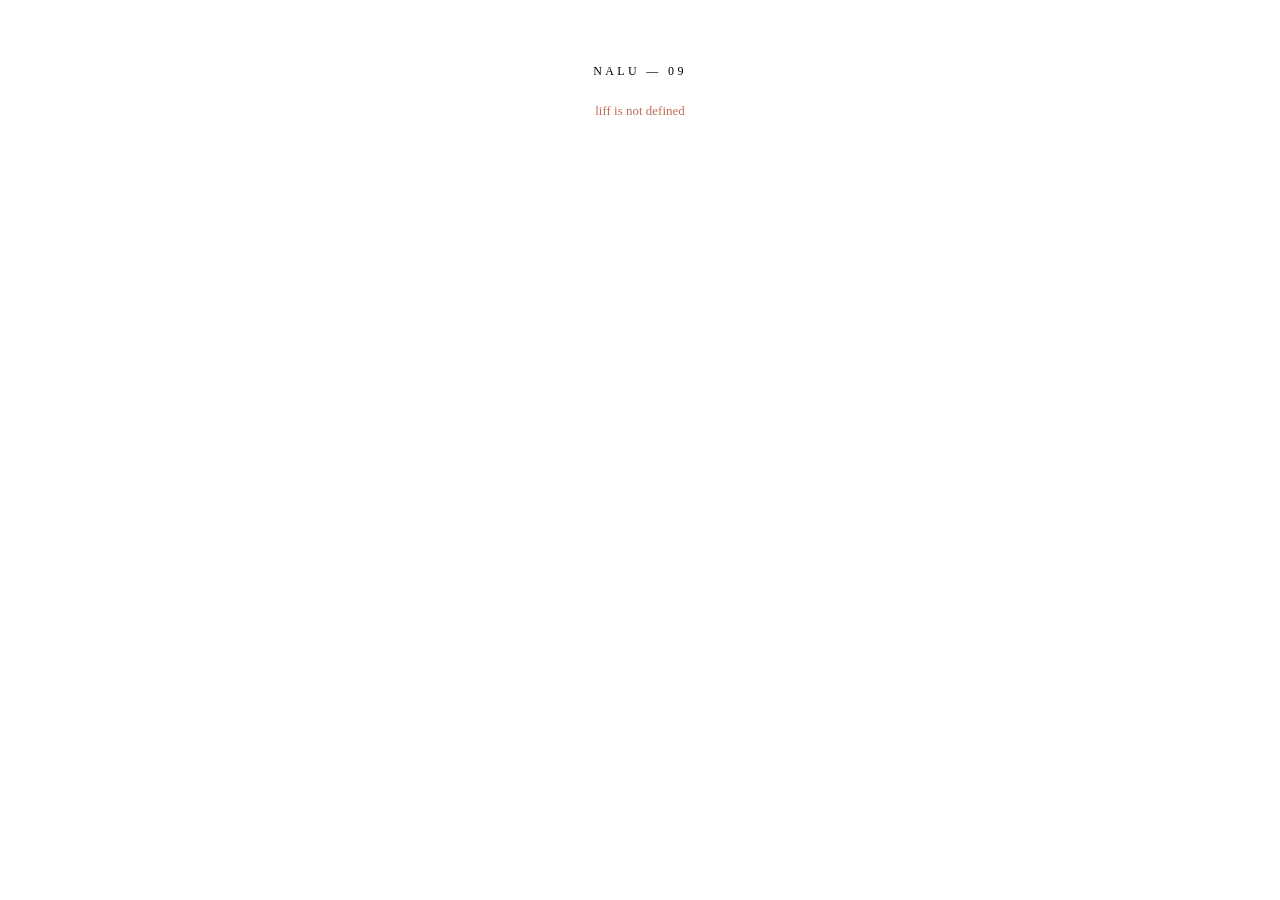
<file: menu/index.html>
<!DOCTYPE html>
<html lang="ja">
<head>
  <meta charset="UTF-8">
  <link rel="stylesheet" href="./style.css">
  <script src="https://static.line-scdn.net/liff/edge/2/sdk.js"></script>
  <script src="./api.js"></script>
</head>

<body>
  <main>
    <div class="eyebrow">NALU — 09</div>

    <div id="status">
      LINE会員情報を確認しています…
    </div>

    
<div id="content" hidden>
  <div id="brand-switcher" class="selector">
    <label for="brand">
      BRAND
      <select id="brand"></select>
    </label>
  </div>


      <h1 id="brandTitle"></h1>
      <div class="subtitle">M E N U</div>
      <div class="rule"></div>

      <div id="dishes"></div>

      <footer>Nalu-09</footer>
    </div>
  </main>

  <script>
    const LIFF_ID = "2007730715-OucYSGdh";
    
const AUTH_RETRY_KEY = "nalu_menu_auth_retry";


    let response = null;

    function showStatus(message, error = false) {
      const el = document.getElementById('status');

      el.textContent = message;
      el.className = error ? 'error' : '';
      el.hidden = !message;
    }

    function render(name) {
      const brand = response.brands.find(
        item => item.name === name
      );

      if (!brand) return;

      // ブランド別配色
      const root = document.documentElement.style;

      root.setProperty('--bg', brand.background);
      root.setProperty('--ink', brand.foreground);
      root.setProperty('--gold', brand.accent);
      root.setProperty('--secondary', brand.secondary);

      // ブランド別の日本語フォント
      root.setProperty(
        '--jp',
        `'${brand.japaneseFont}', serif`
      );

      document.getElementById(
        'brandTitle'
      ).textContent = name;

      const list = document.getElementById('dishes');
      list.replaceChildren();

      const items = response.dishes.filter(
        item => item.brand === name
      );

      if (!items.length) {
        const msg = document.createElement('p');

        msg.textContent =
          'メニューは準備中です';

        list.append(msg);
        return;
      }

      for (const item of items) {
        const box = document.createElement('section');
        box.className = 'dish';

        // カテゴリー
        if (item.category) {
          const category = document.createElement('div');

          category.className = 'category';
          category.textContent = item.category;

          box.append(category);
        }

        // Nalu-09独自名称
        // 「料理名を記載」はサーバー側で空文字に変換済み
        if (item.naluName) {
          const nalu = document.createElement('div');

          nalu.className = 'nalu-name';
          nalu.textContent = item.naluName;

          box.append(nalu);
        }

        // 料理名（改行対応）
        const dish = document.createElement('div');

        dish.className = 'dish-name';
        dish.textContent = item.name;

        box.append(dish);
        list.append(box);
      }
    }

    (async () => {
      try {
        if (!LIFF_ID) {
          throw new Error(
            'LIFF_ID が未設定です'
          );
        }

        await liff.init({
          liffId: LIFF_ID
        });

        if (!liff.isLoggedIn()) {
          liff.login({
            redirectUri: location.href
          });
          return;
        }

        const token = liff.getIDToken();

        if (!token) {
          throw new Error(
            'LINEのIDトークンを取得できません'
          );
        }

        
        try {
          
const requestedBrand = new URLSearchParams(
  window.location.search
).get("brand");

          
const brandSwitcher =
  document.getElementById("brand-switcher");

if (brandSwitcher) {
  brandSwitcher.hidden =
    requestedBrand === "Nalu Table";
}



let data;

try {
  data =
    requestedBrand === "Nalu Table"
      ? await NaluMenuAPI.getNaluTableMenu(token)
      : await NaluMenuAPI.getMemberMenu(token);

  sessionStorage.removeItem(AUTH_RETRY_KEY);

} catch (error) {
  const message = String(error.message || "");

  const isAuthError =
    message.includes("LINE認証を確認できません") ||
    message.includes("LINE認証の有効期限");

  if (
    isAuthError &&
    !liff.isInClient() &&
    sessionStorage.getItem(AUTH_RETRY_KEY) !== "1"
  ) {
    sessionStorage.setItem(AUTH_RETRY_KEY, "1");

    liff.logout();
    liff.login({
      redirectUri: location.href
    });
    return;
  }

  throw error;
}



          response = data;

          if (!data.brands || !data.brands.length) {
            showStatus('閲覧可能なメニューはありません');
            return;
          }

          const select = document.getElementById('brand');
          select.replaceChildren();

          for (const brand of data.brands) {
            const option = document.createElement('option');

            option.value = brand.name;
            option.textContent = brand.name;

            select.append(option);
          }

          select.addEventListener(
            'change',
            () => render(select.value)
          );

          select.value = data.brands[0].name;
          render(select.value);

          document.getElementById('content').hidden = false;
          showStatus('');

        } catch (error) {
          showStatus(
            error.message || 'メニューを読み込めませんでした',
            true
          );
        }

      } catch (error) {
        showStatus(
          error.message || 'ログインに失敗しました',
          true
        );
      }
    })();
  </script>
</body>
</html>
</file>
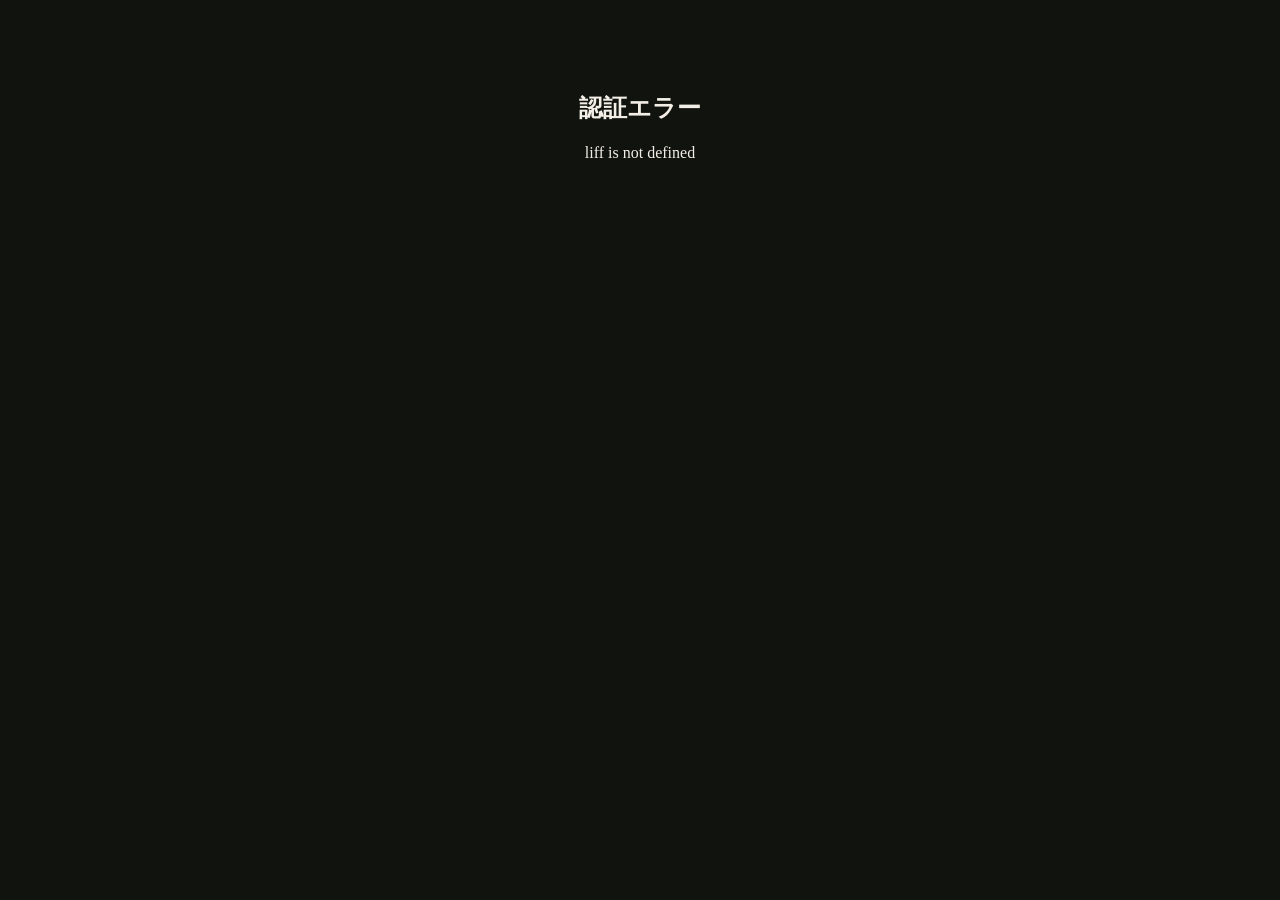
<file: admin.html>
<!doctype html>
<html lang="ja">
<head>
  <script src="https://static.line-scdn.net/liff/edge/2/sdk.js"></script>
  <meta charset="utf-8">
  <meta name="viewport" content="width=device-width, initial-scale=1">
  <title>Lumière Dining Admin</title>

  <link
  rel="apple-touch-icon"
  href="./lumiere-dining-icon.png"
>

<link
  rel="icon"
  type="image/png"
  href="./lumiere-dining-icon.png"
>

<link
  rel="manifest"
  href="./manifest.json"
>

<meta
  name="theme-color"
  content="#000000"
>

<meta
  name="apple-mobile-web-app-capable"
  content="yes"
>

<meta
  name="apple-mobile-web-app-status-bar-style"
  content="black"
>

<meta
  name="apple-mobile-web-app-title"
  content="Lumière Dining"
>

  <style>
    body{
  margin:0;
  background:#11130f;
  color:#f3efe6;
  font-family:"Times New Roman", serif;
  text-align:center;
  padding:32px 16px 40px;
}

    .wrap{
      width:min(92vw, 420px);
      margin:0 auto;
    }

    .box{
      background:#171914;
      border:1px solid rgba(255,255,255,.08);
      border-radius:22px;
      padding:30px 22px;
      box-shadow:0 10px 30px rgba(0,0,0,.35);
    }

    .title{
      font-size:30px;
      letter-spacing:.12em;
      margin:0 0 10px;
    }

    .subtitle{
      font-size:14px;
      opacity:.72;
      margin:0 0 28px;
    }

    .menu{
      display:grid;
      gap:14px;
      margin-top:24px;
    }

    .menu button{
      width:100%;
      background:#fff;
      color:#000;
      border:none;
      border-radius:999px;
      padding:14px 18px;
      font-size:15px;
      font-family:"Times New Roman", serif;
      cursor:pointer;
    }

    .panel{
      display:none;
      text-align:left;
      margin-top:26px;
      padding-top:22px;
      border-top:1px solid rgba(255,255,255,.12);
      font-size:14px;
      line-height:1.9;
    }

    .panel.active{
      display:block;
    }

    .panel h2{
      font-size:18px;
      font-weight:normal;
      margin:0 0 14px;
      letter-spacing:.08em;
      text-align:center;
    }

    .summary-list,
    .service-list{
      display:grid;
      gap:14px;
      margin-top:18px;
    }

    .summary-date{
      font-size:15px;
      letter-spacing:.08em;
      text-align:center;
      margin:22px 0 8px;
      opacity:.9;
    }

    .summary-card,
    .reservation-card,
    .service-card{
      border:1px solid rgba(255,255,255,.14);
      border-radius:18px;
      padding:16px 14px;
      background:rgba(255,255,255,.03);
      font-size:13px;
      line-height:1.8;
      box-sizing:border-box;
      overflow:hidden;
    }

    .summary-card{
      cursor:pointer;
    }

    .service-name,
    .reservation-card .name{
      font-size:16px;
      margin-bottom:8px;
      letter-spacing:.04em;
    }

    .small{
      opacity:.72;
      font-size:12px;
    }

    .back-button{
      width:100%;
      background:transparent;
      color:#fff;
      border:1px solid rgba(255,255,255,.18);
      border-radius:999px;
      padding:12px 16px;
      font-size:14px;
      font-family:"Times New Roman", serif;
      margin-bottom:18px;
      cursor:pointer;
    }

    .detail-header{
      text-align:center;
      margin-bottom:16px;
    }

    .admin-input{
      display:block;
      width:100%;
      max-width:100%;
      min-width:0;
      box-sizing:border-box;
      margin:6px 0 12px;
      padding:11px 12px;
      border-radius:12px;
      border:1px solid rgba(255,255,255,.18);
      background:#10120e;
color:#f3efe6;
      font-size:16px;
      font-family:"Times New Roman", serif;
    }

    .service-card label{
      display:block;
      margin-top:10px;
      opacity:.85;
      font-size:13px;
    }

    .save-button{
      width:100%;
      margin-top:14px;
      padding:12px 16px;
      border:none;
      border-radius:999px;
      background:#fff;
      color:#000;
      font-size:14px;
      font-family:"Times New Roman", serif;
      cursor:pointer;
    }

    input[type="datetime-local"]{
      -webkit-appearance:none;
      appearance:none;
    }

    .status-actions{
  display:grid;
  grid-template-columns:1fr 1fr;
  gap:10px;
  margin-top:14px;
}

.status-button{
  width:100%;
  border:none;
  border-radius:999px;
  padding:11px 10px;
  font-size:13px;
  font-family:"Times New Roman", serif;
  cursor:pointer;
}

.status-attended{
  background:#fff;
  color:#000;
}

.status-cancelled{
  background:transparent;
  color:#fff;
  border:1px solid rgba(255,255,255,.28);
}

.status-button:disabled{
  opacity:.45;
  cursor:default;
}

.status-result{
  margin-top:10px;
  font-size:12px;
  opacity:.75;
}

@media (max-width:767px){
  .status-actions{
    grid-template-columns:1fr;
  }
}

    .receipt-modal{
  display:none;
  position:fixed;
  inset:0;
  z-index:1000;
  background:rgba(0,0,0,.82);
  padding:20px;
  box-sizing:border-box;
  overflow-y:auto;
}

.receipt-modal.active{
  display:block;
}

.receipt-modal-box{
  width:min(92vw, 420px);
  margin:30px auto;
  padding:24px 20px;
  box-sizing:border-box;
  background:#0f0f0f;
  border:1px solid rgba(255,255,255,.16);
  border-radius:22px;
  text-align:left;
}

.receipt-modal-title{
  margin:0 0 20px;
  font-size:20px;
  font-weight:normal;
  text-align:center;
  letter-spacing:.08em;
}

.receipt-field{
  margin-top:14px;
}

.receipt-field label{
  display:block;
  margin-bottom:6px;
  font-size:13px;
  opacity:.8;
}

.receipt-value{
  min-height:22px;
  padding:11px 12px;
  box-sizing:border-box;
  border:1px solid rgba(255,255,255,.14);
  border-radius:12px;
  background:#050505;
  font-size:14px;
}

.receipt-amount{
  font-size:21px;
  letter-spacing:.04em;
}

.receipt-actions{
  display:grid;
  grid-template-columns:1fr 1fr;
  gap:10px;
  margin-top:24px;
}

.receipt-cancel-button,
.receipt-issue-button{
  width:100%;
  padding:12px 10px;
  border-radius:999px;
  font-family:"Times New Roman", serif;
  font-size:14px;
  cursor:pointer;
}

.receipt-cancel-button{
  color:#fff;
  background:transparent;
  border:1px solid rgba(255,255,255,.25);
}

.receipt-issue-button{
  color:#000;
  background:#fff;
  border:none;
}

.receipt-issue-button:disabled{
  opacity:.45;
  cursor:default;
}

.receipt-status{
  margin-top:14px;
  font-size:13px;
  line-height:1.7;
  text-align:center;
  white-space:pre-wrap;
}

.receipt-pdf-link{
  display:block;
  margin-top:12px;
  color:#fff;
  text-align:center;
}

    
/* ==========================================
   Nalu-09 メニュー管理
========================================== */

#menuManagement {
  margin-top: 18px;
}

    
  </style>
</head>

<body>
  <div class="wrap">
    <div class="box">
      <h1 class="title">Lumière Dining</h1>
      <p class="subtitle">管理者メニュー</p>

        
<div class="menu" id="adminMainMenu" style="visibility:hidden;">

  <button
    id="menuCheckin"
    onclick="openCheckinLiff()"
  >
    チェックイン
  </button>

  <button
    id="menuReservations"
    onclick="loadReservations()"
  >
    予約管理
  </button>

  <button
    id="menuReservationSettings"
    onclick="showReservationSettings()"
  >
    受付設定
  </button>

  
  <button
    id="menuStatusManagement"
    onclick="loadStatusManagement()"
  >
    ステータスアップ
  </button>

  <!-- Nalu-09 メニュー管理 -->
  <button
    id="menuManagement"
    type="button"
    onclick="openMenuManagement()"
    style="display:none;"
  >
    メニュー管理
  </button>
</div>


      <div id="reservation" class="panel">
        <h2>Reservation</h2>
        <div id="reservationList">読み込み前です。</div>
      </div>

      <div id="service" class="panel">
  <h2>Reservation Setting</h2>

  <div
    id="reservationSettingMenu"
    class="menu"
  >
   <button
  id="newReservationButton"
  onclick="showAdminNewEvent()"
>
  新規受付登録
</button>

<button
  id="editReservationButton"
  onclick="showAdminEventEdit()"
>
  既存受付修正
</button>
  </div>

  <div
    id="newReservationArea"
    style="display:none;"
  ></div>

  <div
    id="editReservationArea"
    style="display:none;"
  ></div>
</div>


<div id="rank" class="panel">
  <h2>Member Status</h2>

  <div
    id="statusManagementList"
  >
    読み込み前です。
  </div>
</div>
      </div>
    </div>
  </div>

<div id="receiptModal" class="receipt-modal">
  <div class="receipt-modal-box">
    <h2 class="receipt-modal-title">
      Receipt
    </h2>

    <input
      id="receiptReservationId"
      type="hidden"
    >

    <div class="receipt-field">
      <label for="receiptRecipientSelect">
        宛名
      </label>

      <select
        id="receiptRecipientSelect"
        class="admin-input"
        onchange="handleReceiptRecipientChange()"
      ></select>

      <input
        id="receiptRecipientName"
        class="admin-input"
        type="text"
        placeholder="会社名・団体名などを入力"
        style="display:none;"
      >
    </div>

    <div class="receipt-field">
      <label for="receiptPeople">
        領収書に含める人数
      </label>

      <select
        id="receiptPeople"
        class="admin-input"
        onchange="updateReceiptAmount()"
      ></select>
    </div>

    <div class="receipt-field">
      <label>1名分の金額</label>

      <div
        id="receiptUnitPrice"
        class="receipt-value"
      >
        0円
      </div>
    </div>

    <div class="receipt-field">
      <label>合計金額</label>

      <div
        id="receiptTotalAmount"
        class="receipt-value receipt-amount"
      >
        0円
      </div>
    </div>

    <div class="receipt-field">
      <label>支払い方法</label>

      <div
        id="receiptPaymentMethod"
        class="receipt-value"
      ></div>
    </div>

    <div class="receipt-field">
      <label for="receiptDescription">
        但し書き
      </label>

      <input
        id="receiptDescription"
        class="admin-input"
        type="text"
        placeholder="例：お食事代として"
      >
    </div>

    <div class="receipt-actions">
      <button
        type="button"
        class="receipt-cancel-button"
        onclick="closeReceiptForm()"
      >
        閉じる
      </button>

      <button
        id="receiptIssueButton"
        type="button"
        class="receipt-issue-button"
        onclick="issueReceiptFromAdmin()"
      >
        PDFを発行する
      </button>
    </div>

    <div
      id="receiptStatus"
      class="receipt-status"
    ></div>
  </div>
</div>

  <script>
    const API_URL =
  "https://script.google.com/macros/s/AKfycbzuXAKRg9B5AuPOi2ppj9VuaN8qM01vzLlLnIBFjWiNnjKh7rxzmB_BEG2-U0qAMmM8/exec";
    
    const ADMIN_LIFF_ID =
  "2007730715-4C6HARac";

let currentAdminAuth = null;
let currentAdminIdToken = "";

    let allReservations = [];
    window.reservationGroups = [];

    function showPanel(id) {
      const panels = document.querySelectorAll(".panel");

      panels.forEach(function(panel) {
        panel.classList.remove("active");
      });

      const target = document.getElementById(id);

      if (target) {
        target.classList.add("active");
      }
    }

    function showReservationSettings() {
  showPanel("service");

  const menu =
    document.getElementById(
      "reservationSettingMenu"
    );

  const newArea =
    document.getElementById(
      "newReservationArea"
    );

  const editArea =
    document.getElementById(
      "editReservationArea"
    );

  if (menu) {
    menu.style.display = "grid";
  }

  if (newArea) {
    newArea.style.display = "none";
  }

  if (editArea) {
    editArea.style.display = "none";
  }
}


    async function showAdminNewEvent() {
  showPanel("service");

  const newArea =
    document.getElementById(
      "newReservationArea"
    );

  const editArea =
    document.getElementById(
      "editReservationArea"
    );

  if (editArea) {
    editArea.style.display =
      "none";
  }

  if (!newArea) {
    return;
  }

  newArea.style.display =
    "block";

  newArea.innerHTML =
    "<div class='service-card'>" +
    "<div class='service-name'>" +
    "新規受付登録" +
    "</div>" +
    "<div class='small'>" +
    "サービス情報を読み込み中..." +
    "</div>" +
    "</div>";


  try {
    const response =
      await fetch(
        API_URL,
        {
          method: "POST",

          body:
            new URLSearchParams({
              action:
                "getAdminEventFormData",

              idToken:
                currentAdminIdToken
            })
        }
      );


    const data =
      await response.json();


    if (!data.ok) {
      throw new Error(
        data.message ||
        "サービス情報を取得できませんでした。"
      );
    }


    renderAdminNewEventForm(
      data.services || []
    );


  } catch (error) {
    newArea.innerHTML =
      "<div class='service-card'>" +
      "<div class='service-name'>" +
      "新規受付登録" +
      "</div>" +
      "<div class='small'>" +
      escapeHtml(
        "取得できませんでした：" +
        error.message
      ) +
      "</div>" +
      "</div>";
  }
}


function renderAdminNewEventForm(
  services
) {
  const area =
    document.getElementById(
      "newReservationArea"
    );

  if (!area) {
    return;
  }


  let serviceOptions =
    "<option value=''>" +
    "イベントを選択してください" +
    "</option>";


  services.forEach(
    function(service) {
      serviceOptions +=
        "<option value='" +
        escapeHtml(
          service.serviceId || ""
        ) +
        "'>" +
        escapeHtml(
          service.serviceName ||
          service.serviceId ||
          ""
        ) +
        "</option>";
    }
  );


  area.innerHTML =
    "<div class='service-card'>" +

    "<div class='service-name'>" +
    "新規受付登録" +
    "</div>" +


    "<label>イベント名</label>" +

    "<select" +
    " id='adminEventService'" +
    " class='admin-input'>" +

    serviceOptions +

    "</select>" +


    "<label>開催日</label>" +

    "<input" +
    " id='adminEventDate'" +
    " class='admin-input'" +
    " type='date'>" +


    "<label>開始時間</label>" +

    "<input" +
    " id='adminEventStartTime'" +
    " class='admin-input'" +
    " type='time'>" +


    "<label>終了時間</label>" +

    "<input" +
    " id='adminEventEndTime'" +
    " class='admin-input'" +
    " type='time'>" +


    "<label>定員人数</label>" +

    "<input" +
    " id='adminEventCapacity'" +
    " class='admin-input'" +
    " type='number'" +
    " min='1'" +
    " inputmode='numeric'" +
    " placeholder='例：8'>" +


    "<label>予約受付開始日</label>" +

    "<input" +
    " id='adminEventReservationStart'" +
    " class='admin-input'" +
    " type='date'>" +


    "<label>予約受付終了日</label>" +

    "<input" +
    " id='adminEventReservationEnd'" +
    " class='admin-input'" +
    " type='date'>" +


    "<button" +
    " id='adminEventSubmitButton'" +
    " class='save-button'" +
    " type='button'" +
    " onclick='submitAdminNewEvent()'>" +

    "受付を登録する" +

    "</button>" +


    "<div" +
    " id='adminEventStatus'" +
    " class='status-result'>" +
    "</div>" +

    "</div>";
}


async function submitAdminNewEvent() {
  const serviceSelect =
    document.getElementById(
      "adminEventService"
    );

  const eventDateInput =
    document.getElementById(
      "adminEventDate"
    );

  const startTimeInput =
    document.getElementById(
      "adminEventStartTime"
    );

  const endTimeInput =
    document.getElementById(
      "adminEventEndTime"
    );

  const capacityInput =
    document.getElementById(
      "adminEventCapacity"
    );

  const reservationStartInput =
    document.getElementById(
      "adminEventReservationStart"
    );

  const reservationEndInput =
    document.getElementById(
      "adminEventReservationEnd"
    );

  const statusArea =
    document.getElementById(
      "adminEventStatus"
    );

  const submitButton =
    document.getElementById(
      "adminEventSubmitButton"
    );


  const serviceId =
    serviceSelect
      ? serviceSelect.value
      : "";

  const eventDate =
    eventDateInput
      ? eventDateInput.value
      : "";

  const startTime =
    startTimeInput
      ? startTimeInput.value
      : "";

  const endTime =
    endTimeInput
      ? endTimeInput.value
      : "";

  const capacity =
    capacityInput
      ? Number(
          capacityInput.value || 0
        )
      : 0;

  const reservationStart =
    reservationStartInput
      ? reservationStartInput.value
      : "";

  const reservationEnd =
    reservationEndInput
      ? reservationEndInput.value
      : "";


  if (!serviceId) {
    alert(
      "イベント名を選択してください。"
    );
    return;
  }

  if (!eventDate) {
    alert(
      "開催日を入力してください。"
    );
    return;
  }

  if (!startTime) {
    alert(
      "開始時間を入力してください。"
    );
    return;
  }

  if (!endTime) {
    alert(
      "終了時間を入力してください。"
    );
    return;
  }

  if (
    !Number.isInteger(capacity) ||
    capacity < 1
  ) {
    alert(
      "定員人数を入力してください。"
    );
    return;
  }


  if (
    reservationStart &&
    reservationEnd &&
    reservationStart >
      reservationEnd
  ) {
    alert(
      "予約受付終了日は、受付開始日以降にしてください。"
    );
    return;
  }


  if (
    !window.confirm(
      "この内容で受付を登録しますか？\n\n" +
      serviceSelect.options[
        serviceSelect.selectedIndex
      ].text +
      "\n" +
      eventDate +
      "\n" +
      startTime +
      "〜" +
      endTime +
      "\n定員：" +
      capacity +
      "名"
    )
  ) {
    return;
  }


  if (submitButton) {
    submitButton.disabled =
      true;
  }

  if (statusArea) {
    statusArea.textContent =
      "登録しています...";
  }


  try {
    const response =
      await fetch(
        API_URL,
        {
          method: "POST",

          body:
            new URLSearchParams({
              action:
                "createAdminEvent",

              idToken:
                currentAdminIdToken,

              serviceId:
                serviceId,

              eventDate:
                eventDate,

              startTime:
                startTime,

              endTime:
                endTime,

              capacity:
                String(capacity),

              reservationStart:
                reservationStart,

              reservationEnd:
                reservationEnd
            })
        }
      );


    const data =
      await response.json();


    if (!data.ok) {
      throw new Error(
        data.message ||
        "登録できませんでした。"
      );
    }


    if (statusArea) {
      statusArea.textContent =
        "登録しました。\n" +
        "Event ID：" +
        (
          data.eventId || ""
        );
    }


    alert(
      "受付を登録しました。"
    );


    await showAdminNewEvent();


  } catch (error) {
    if (statusArea) {
      statusArea.textContent =
        "登録できませんでした：" +
        error.message;
    }

  } finally {
    if (submitButton) {
      submitButton.disabled =
        false;
    }
  }
}

    async function showAdminEventEdit() {
  showPanel("service");

  const newArea =
    document.getElementById(
      "newReservationArea"
    );

  const editArea =
    document.getElementById(
      "editReservationArea"
    );


  if (newArea) {
    newArea.style.display =
      "none";
  }

  if (!editArea) {
    return;
  }


  editArea.style.display =
    "block";

  editArea.innerHTML =
    "<div class='service-card'>" +
    "<div class='service-name'>" +
    "既存受付修正" +
    "</div>" +
    "<div class='small'>" +
    "受付情報を読み込み中..." +
    "</div>" +
    "</div>";


  try {
    const response =
      await fetch(
        API_URL,
        {
          method: "POST",

          body:
            new URLSearchParams({
              action:
                "getAdminEventsForEdit",

              idToken:
                currentAdminIdToken
            })
        }
      );


    const data =
      await response.json();


    if (!data.ok) {
      throw new Error(
        data.message ||
        "受付情報を取得できませんでした。"
      );
    }


    renderAdminEventEditList(
      data.events || []
    );


  } catch (error) {
    editArea.innerHTML =
      "<div class='service-card'>" +
      "<div class='service-name'>" +
      "既存受付修正" +
      "</div>" +
      "<div class='small'>" +
      escapeHtml(
        "取得できませんでした：" +
        error.message
      ) +
      "</div>" +
      "</div>";
  }
}


/* =========================================================
   既存受付一覧表示
========================================================= */

function renderAdminEventEditList(
  events
) {
  const area =
    document.getElementById(
      "editReservationArea"
    );

  if (!area) {
    return;
  }


  if (
    !Array.isArray(events) ||
    events.length === 0
  ) {
    area.innerHTML =
      "<div class='service-card'>" +
      "<div class='service-name'>" +
      "既存受付修正" +
      "</div>" +
      "<div class='small'>" +
      "登録されている受付はありません。" +
      "</div>" +
      "</div>";

    return;
  }


  let html =
    "<button" +
    " class='back-button'" +
    " type='button'" +
    " onclick='showReservationSettings()'>" +
    "受付設定に戻る" +
    "</button>" +

    "<div class='summary-list'>";


  events.forEach(
    function(event) {
      const status =
        String(
          event.status || ""
        ).toUpperCase();

      const statusLabel =
        status === "ACTIVE"
          ? "受付中"
          : "下書き";


      html +=
        "<div class='service-card'>" +

        "<div class='service-name'>" +
        escapeHtml(
          event.serviceName || ""
        ) +
        "</div>" +

        "<div>" +
        "開催日：" +
        escapeHtml(
          event.eventDate || ""
        ) +
        "</div>" +

        "<div>" +
        "時間：" +
        escapeHtml(
          event.startTime || ""
        ) +
        "〜" +
        escapeHtml(
          event.endTime || ""
        ) +
        "</div>" +

        "<div>" +
        "定員：" +
        escapeHtml(
          String(
            event.capacity || ""
          )
        ) +
        "名" +
        "</div>" +

        "<div>" +
        "受付開始：" +
        escapeHtml(
          event.reservationStart ||
          "未設定"
        ) +
        "</div>" +

        "<div>" +
        "受付終了：" +
        escapeHtml(
          event.reservationEnd ||
          "未設定"
        ) +
        "</div>" +

        "<div>" +
        "状態：" +
        escapeHtml(
          statusLabel
        ) +
        "</div>" +

        "<div class='small'>" +
        "Event ID：" +
        escapeHtml(
          event.eventId || ""
        ) +
        "</div>" +

        "<button" +
        " class='save-button'" +
        " type='button'" +
        " onclick='openAdminEventEdit(" +
        JSON.stringify(
          event.eventId || ""
        ) +
        ")'>" +
        "修正する" +
        "</button>" +

        "</div>";
    }
  );


  html +=
    "</div>";


  area.innerHTML =
    html;


  /*
   * 編集時に参照するため保持。
   */
  window.adminEditableEvents =
    events;
}


/* =========================================================
   受付1件 編集画面
========================================================= */

function openAdminEventEdit(
  eventId
) {
  const events =
    Array.isArray(
      window.adminEditableEvents
    )
      ? window.adminEditableEvents
      : [];


  const event =
    events.find(
      function(item) {
        return (
          String(
            item.eventId
          ) ===
          String(
            eventId
          )
        );
      }
    );


  if (!event) {
    alert(
      "受付情報を取得できませんでした。"
    );

    return;
  }


  const area =
    document.getElementById(
      "editReservationArea"
    );

  if (!area) {
    return;
  }


  const status =
    String(
      event.status || ""
    ).toUpperCase();


  area.innerHTML =
    "<button" +
    " class='back-button'" +
    " type='button'" +
    " onclick='showAdminEventEdit()'>" +
    "一覧に戻る" +
    "</button>" +

    "<div class='service-card'>" +

    "<div class='service-name'>" +
    escapeHtml(
      event.serviceName || ""
    ) +
    "</div>" +

    "<div class='small'>" +
    "Event ID：" +
    escapeHtml(
      event.eventId || ""
    ) +
    "</div>" +


    "<label>開催日</label>" +

    "<input" +
    " id='adminEditEventDate'" +
    " class='admin-input'" +
    " type='date'" +
    " value='" +
    escapeHtml(
      normalizeAdminEventDateForInput(
        event.eventDate
      )
    ) +
    "'>" +


    "<label>開始時間</label>" +

    "<input" +
    " id='adminEditEventStartTime'" +
    " class='admin-input'" +
    " type='time'" +
    " value='" +
    escapeHtml(
      event.startTime || ""
    ) +
    "'>" +


    "<label>終了時間</label>" +

    "<input" +
    " id='adminEditEventEndTime'" +
    " class='admin-input'" +
    " type='time'" +
    " value='" +
    escapeHtml(
      event.endTime || ""
    ) +
    "'>" +


    "<label>定員人数</label>" +

    "<input" +
    " id='adminEditEventCapacity'" +
    " class='admin-input'" +
    " type='number'" +
    " min='1'" +
    " inputmode='numeric'" +
    " value='" +
    escapeHtml(
      String(
        event.capacity || ""
      )
    ) +
    "'>" +


    "<label>予約受付開始日</label>" +

    "<input" +
    " id='adminEditReservationStart'" +
    " class='admin-input'" +
    " type='date'" +
    " value='" +
    escapeHtml(
      normalizeAdminEventDateForInput(
        event.reservationStart
      )
    ) +
    "'>" +


    "<label>予約受付終了日</label>" +

    "<input" +
    " id='adminEditReservationEnd'" +
    " class='admin-input'" +
    " type='date'" +
    " value='" +
    escapeHtml(
      normalizeAdminEventDateForInput(
        event.reservationEnd
      )
    ) +
    "'>" +


    "<label>状態</label>" +

    "<select" +
    " id='adminEditEventStatus'" +
    " class='admin-input'>" +

    "<option value='ACTIVE'" +
    (
      status === "ACTIVE"
        ? " selected"
        : ""
    ) +
    ">" +
    "ACTIVE｜受付有効" +
    "</option>" +

    "<option value='DRAFT'" +
    (
      status === "DRAFT"
        ? " selected"
        : ""
    ) +
    ">" +
    "draft｜受付停止" +
    "</option>" +

    "</select>" +


    "<button" +
    " id='adminEditEventSubmitButton'" +
    " class='save-button'" +
    " type='button'" +
    " onclick='submitAdminEventEdit(" +
    JSON.stringify(
      event.eventId || ""
    ) +
    ")'>" +
    "変更を保存する" +
    "</button>" +


    "<div" +
    " id='adminEditEventResult'" +
    " class='status-result'>" +
    "</div>" +

    "</div>";
}


/* =========================================================
   日付をinput[type=date]用へ変換
========================================================= */

function normalizeAdminEventDateForInput(
  value
) {
  if (!value) {
    return "";
  }

  return String(
    value
  )
    .trim()
    .replaceAll(
      "/",
      "-"
    )
    .slice(
      0,
      10
    );
}


/* =========================================================
   既存受付 更新
========================================================= */

async function submitAdminEventEdit(
  eventId
) {
  const eventDate =
    document.getElementById(
      "adminEditEventDate"
    );

  const startTime =
    document.getElementById(
      "adminEditEventStartTime"
    );

  const endTime =
    document.getElementById(
      "adminEditEventEndTime"
    );

  const capacity =
    document.getElementById(
      "adminEditEventCapacity"
    );

  const reservationStart =
    document.getElementById(
      "adminEditReservationStart"
    );

  const reservationEnd =
    document.getElementById(
      "adminEditReservationEnd"
    );

  const status =
    document.getElementById(
      "adminEditEventStatus"
    );

  const button =
    document.getElementById(
      "adminEditEventSubmitButton"
    );

  const resultArea =
    document.getElementById(
      "adminEditEventResult"
    );


  const eventDateValue =
    eventDate
      ? eventDate.value
      : "";

  const startTimeValue =
    startTime
      ? startTime.value
      : "";

  const endTimeValue =
    endTime
      ? endTime.value
      : "";

  const capacityValue =
    capacity
      ? Number(
          capacity.value || 0
        )
      : 0;

  const reservationStartValue =
    reservationStart
      ? reservationStart.value
      : "";

  const reservationEndValue =
    reservationEnd
      ? reservationEnd.value
      : "";

  const statusValue =
    status
      ? status.value
      : "";


  if (!eventDateValue) {
    alert(
      "開催日を入力してください。"
    );

    return;
  }

  if (!startTimeValue) {
    alert(
      "開始時間を入力してください。"
    );

    return;
  }

  if (!endTimeValue) {
    alert(
      "終了時間を入力してください。"
    );

    return;
  }

  if (
    !Number.isInteger(
      capacityValue
    ) ||
    capacityValue < 1
  ) {
    alert(
      "定員人数を入力してください。"
    );

    return;
  }

  if (
    reservationStartValue &&
    reservationEndValue &&
    reservationStartValue >
      reservationEndValue
  ) {
    alert(
      "予約受付終了日は、受付開始日以降にしてください。"
    );

    return;
  }


  if (
    !window.confirm(
      "この内容で変更しますか？"
    )
  ) {
    return;
  }


  if (button) {
    button.disabled =
      true;
  }

  if (resultArea) {
    resultArea.textContent =
      "更新しています...";
  }


  try {
    const response =
      await fetch(
        API_URL,
        {
          method: "POST",

          body:
            new URLSearchParams({
              action:
                "updateAdminEvent",

              idToken:
                currentAdminIdToken,

              eventId:
                eventId,

              eventDate:
                eventDateValue,

              startTime:
                startTimeValue,

              endTime:
                endTimeValue,

              capacity:
                String(
                  capacityValue
                ),

              reservationStart:
                reservationStartValue,

              reservationEnd:
                reservationEndValue,

              status:
                statusValue
            })
        }
      );


    const data =
      await response.json();


    if (!data.ok) {
      throw new Error(
        data.message ||
        "更新できませんでした。"
      );
    }


    if (resultArea) {
      resultArea.textContent =
        "変更を保存しました。";
    }


    alert(
      "受付内容を更新しました。"
    );


    await showAdminEventEdit();


  } catch (error) {
    if (resultArea) {
      resultArea.textContent =
        "更新できませんでした：" +
        error.message;
    }

  } finally {
    if (button) {
      button.disabled =
        false;
    }
  }
}

/* =========================================================
   ステータスアップ
========================================================= */

let adminStatusMembers = [];


async function loadStatusManagement() {
  showPanel("rank");

  const list =
    document.getElementById(
      "statusManagementList"
    );

  if (!list) {
    return;
  }


  list.innerHTML =
    "<div class='service-card'>" +
    "<div class='service-name'>" +
    "会員ステータス" +
    "</div>" +
    "<div class='small'>" +
    "会員情報を読み込み中..." +
    "</div>" +
    "</div>";


  try {
    const response =
      await fetch(
        API_URL,
        {
          method: "POST",

          body:
            new URLSearchParams({
              action:
                "getAdminStatusMembers",

              idToken:
                currentAdminIdToken
            })
        }
      );


    const data =
      await response.json();


    if (!data.ok) {
      throw new Error(
        data.message ||
        "会員情報を取得できませんでした。"
      );
    }


    adminStatusMembers =
      Array.isArray(
        data.members
      )
        ? data.members
        : [];


    renderAdminStatusMembers();


  } catch (error) {
    list.innerHTML =
      "<div class='service-card'>" +
      "<div class='service-name'>" +
      "会員ステータス" +
      "</div>" +
      "<div class='small'>" +
      escapeHtml(
        "取得できませんでした：" +
        error.message
      ) +
      "</div>" +
      "</div>";
  }
}


/* =========================================================
   会員ステータス一覧表示
========================================================= */

function renderAdminStatusMembers() {
  const list =
    document.getElementById(
      "statusManagementList"
    );

  if (!list) {
    return;
  }


  if (
    !Array.isArray(
      adminStatusMembers
    ) ||
    adminStatusMembers.length === 0
  ) {
    list.innerHTML =
      "<div class='service-card'>" +
      "<div class='small'>" +
      "対象会員がいません。" +
      "</div>" +
      "</div>";

    return;
  }


  const permissions =
    currentAdminAuth &&
    currentAdminAuth.permissions
      ? currentAdminAuth.permissions
      : {};


  const canApprove =
    Boolean(
      permissions.approveStatusUp
    );


  let html =
    "<div class='summary-list'>";


  adminStatusMembers.forEach(
    function(member, index) {

      const rankId =
        String(
          member.rankId ||
          member.rank ||
          ""
        )
          .trim()
          .toUpperCase();


      const nextRankId =
        getNextAdminRank(
          rankId
        );


      const memberName =
        member.name ||
        member.cardName ||
        member.memberId ||
        "";


      const visitCount =
        Number(
          member.visitCount || 0
        );


      const lastVisit =
        member.lastVisit ||
        member.lastVisitDate ||
        "-";


      const lastService =
        member.lastServiceName ||
        member.lastService ||
        member.lastServiceId ||
        "-";


      html +=
        "<div class='service-card'>" +

        "<div class='service-name'>" +
        escapeHtml(
          memberName
        ) +
        "</div>" +

        "<div>" +
        "会員番号：" +
        escapeHtml(
          formatMemberNo(
            member.memberId || ""
          )
        ) +
        "</div>" +

        "<div>" +
        "現在ランク：" +
        escapeHtml(
          rankId || "-"
        ) +
        "</div>" +

        "<div>" +
        "来店カウント：" +
        escapeHtml(
          String(
            visitCount
          )
        ) +
        "回" +
        "</div>" +

        "<div>" +
        "最終来店：" +
        escapeHtml(
          lastVisit
        ) +
        "</div>" +

        "<div>" +
        "最終利用：" +
        escapeHtml(
          lastService
        ) +
        "</div>";


      /*
       * OWNER / ADMINのみ
       * ステータスアップ実行可能
       */
      if (
        canApprove &&
        nextRankId
      ) {
        html +=
          "<button" +
          " class='save-button'" +
          " type='button'" +
          " onclick='confirmAdminStatusUp(" +
          index +
          ")'>" +

          escapeHtml(
            nextRankId
          ) +
          "へステータスアップ" +

          "</button>";
      }


      if (
        rankId === "NALU"
      ) {
        html +=
          "<div" +
          " class='small'" +
          " style='margin-top:12px;'>" +
          "最高ランクです。" +
          "</div>";
      }


      html +=
        "<div" +
        " id='statusManagementResult-" +
        index +
        "'" +
        " class='status-result'>" +
        "</div>" +

        "</div>";
    }
  );


  html += "</div>";

  list.innerHTML =
    html;
}


/* =========================================================
   次のランク
========================================================= */

function getNextAdminRank(
  rankId
) {
  const rankOrder = {
    WAVE:
      "EVEIL",

    EVEIL:
      "ECLAT",

    ECLAT:
      "NALU",

    NALU:
      ""
  };


  return (
    rankOrder[
      String(
        rankId || ""
      )
        .trim()
        .toUpperCase()
    ] || ""
  );
}


/* =========================================================
   ステータスアップ確認
========================================================= */

function confirmAdminStatusUp(
  index
) {
  const member =
    adminStatusMembers[
      index
    ];

  if (!member) {
    alert(
      "会員情報を取得できませんでした。"
    );

    return;
  }


  const currentRank =
    String(
      member.rankId ||
      member.rank ||
      ""
    )
      .trim()
      .toUpperCase();


  const nextRank =
    getNextAdminRank(
      currentRank
    );


  if (!nextRank) {
    alert(
      "これ以上ステータスアップできません。"
    );

    return;
  }


  const memberName =
    member.name ||
    member.cardName ||
    member.memberId ||
    "";


  const visitCount =
    Number(
      member.visitCount || 0
    );


  const lastVisit =
    member.lastVisit ||
    member.lastVisitDate ||
    "-";


  const confirmed =
    window.confirm(
      "ステータスアップを実行しますか？\n\n" +

      memberName +
      "\n\n" +

      "現在ランク：" +
      currentRank +
      "\n" +

      "変更後：" +
      nextRank +
      "\n" +

      "来店カウント：" +
      visitCount +
      "回\n" +

      "最終来店：" +
      lastVisit
    );


  if (!confirmed) {
    return;
  }


  updateAdminMemberRank(
    index,
    nextRank
  );
}


/* =========================================================
   ステータスアップ実行
========================================================= */

async function updateAdminMemberRank(
  index,
  nextRankId
) {
  const member =
    adminStatusMembers[
      index
    ];

  if (!member) {
    return;
  }


  const resultArea =
    document.getElementById(
      "statusManagementResult-" +
      index
    );


  if (resultArea) {
    resultArea.textContent =
      "更新しています...";
  }


  try {
    const response =
      await fetch(
        API_URL,
        {
          method: "POST",

          body:
            new URLSearchParams({
              action:
                "updateAdminMemberRank",

              idToken:
                currentAdminIdToken,

              memberId:
                member.memberId || "",

              nextRankId:
                nextRankId
            })
        }
      );


    const data =
      await response.json();


    if (!data.ok) {
      throw new Error(
        data.message ||
        "ステータスアップできませんでした。"
      );
    }


    alert(
      (member.name ||
        member.cardName ||
        "会員") +
      " 様を\n" +
      nextRankId +
      "へステータスアップしました。"
    );


    /*
     * MembersとActivity_Logの更新後、
     * 最新状態を再取得する。
     */
    await loadStatusManagement();


  } catch (error) {
    if (resultArea) {
      resultArea.textContent =
        "更新できませんでした：" +
        error.message;
    }
  }
}

    async function loadReservations() {
  showPanel("reservation");

  const list = document.getElementById("reservationList");
  list.textContent = "予約履歴を読み込み中...";

      if (!currentAdminIdToken) {
  list.textContent =
    "LINE認証情報を取得できていません。\n" +
    "管理画面を開き直してください。";
  return;
}
      
  try {
    const res =
  await fetch(
    API_URL,
    {
      method: "POST",

      body:
        new URLSearchParams({
          action:
            "getReservations",

          idToken:
            currentAdminIdToken
        })
    }
  );

        const data = await res.json();

        if (!data.ok) {
          list.textContent = "予約履歴を取得できませんでした。\n" + (data.message || "");
          return;
        }

        allReservations =
  (data.reservations || [])
    .filter(function(reservation) {
      const eventDate =
        String(
          reservation.eventDate || ''
        )
          .replaceAll('-', '/')
          .slice(0, 10);

      const now =
        new Date();

      const today =
        [
          now.getFullYear(),
          String(
            now.getMonth() + 1
          ).padStart(2, '0'),
          String(
            now.getDate()
          ).padStart(2, '0')
        ].join('/');

      return (
        eventDate &&
        eventDate >= today
      );
    });

        if (allReservations.length === 0) {
          list.textContent = "現在、予約申込はありません。";
          return;
        }

        renderReservationSummary(allReservations);

      } catch (err) {
        list.textContent = "予約履歴の取得中にエラーが発生しました。\n" + err.message;
      }
    }

    function renderReservationSummary(reservations) {
      const list = document.getElementById("reservationList");
      const grouped = {};

      reservations.forEach(function(r) {
        const date = r.eventDate || getReservationDate(r.createdAt);
        const serviceName = r.serviceName || "未設定";
        const key = date + "___" + serviceName;

        if (!grouped[key]) {
          grouped[key] = {
            date: date,
            serviceName: serviceName,
            reservations: [],
            totalPeople: 0,
            noteCount: 0,
            allergyCount: 0,
            dislikeCount: 0
          };
        }

        grouped[key].reservations.push(r);
        grouped[key].totalPeople += Number(r.people || 0);

        if (hasText(r.message)) grouped[key].noteCount += 1;
        if (hasText(r.allergy)) grouped[key].allergyCount += 1;
        if (hasText(r.dislike)) grouped[key].dislikeCount += 1;
      });

      const groups = Object.values(grouped);

    groups.sort(function(a, b) {
  const dateA = String(a.eventDate || a.date || "");
  const dateB = String(b.eventDate || b.date || "");

  if (dateA !== dateB) {
    return dateA.localeCompare(dateB);
  }

  return serviceOrder(a.serviceName || a.program) - serviceOrder(b.serviceName || b.program);
});

      window.reservationGroups = groups;

      let html = "<div class='summary-list'>";
      let currentDate = "";

      groups.forEach(function(group, index) {
        if (group.date !== currentDate) {
          currentDate = group.date;
          html += "<div class='summary-date'>" + escapeHtml(currentDate) + "</div>";
        }

        html += ""
          + "<div class='summary-card' onclick='renderReservationDetail(" + index + ")'>"
          + "<div class='service-name'>" + escapeHtml(group.serviceName) + "</div>"
          + "<div>申込件数：" + group.reservations.length + "件</div>"
          + "<div>人数合計：" + group.totalPeople + "名</div>"
          + "<div>備考あり：" + group.noteCount + "件</div>"
          + "<div>アレルギーあり：" + group.allergyCount + "件</div>"
          + "<div>苦手食材あり：" + group.dislikeCount + "件</div>"
          + "</div>";
      });

      html += "</div>";
      list.innerHTML = html;
    }

function renderReservationDetail(index) {
  
  const list = document.getElementById("reservationList");
  const group = window.reservationGroups[index];

  if (!group) {
    list.textContent = "詳細を表示できませんでした。";
    return;
  }

  let html = ""
    + "<button class='back-button' onclick='renderReservationSummary(allReservations)'>一覧に戻る</button>"
    + "<div class='detail-header'>"
    + "<div>" + escapeHtml(group.date) + "</div>"
    + "<div>" + escapeHtml(group.serviceName) + "</div>"
    + "<div>人数合計：" + group.totalPeople + "名 / 申込：" + group.reservations.length + "件</div>"
    + "</div>"
    + "<div class='summary-list'>";

  group.reservations.forEach(function(r, reservationIndex) {
    const status = String(r.status || "")
      .trim()
      .toLowerCase();

    const statusLabel = getReservationStatusLabel(status);

    html += ""
      + "<div class='reservation-card'>"
      + "<div class='name'>" + escapeHtml(r.name || "") + " 様</div>"
      + "<div>申込内容：" + escapeHtml(r.serviceName || "") + "</div>"
      + "<div>人数：" + escapeHtml(String(r.people || "")) + "名</div>"
      + "<div>会員番号：" + escapeHtml(formatMemberNo(r.memberNo)) + "</div>"
      + "<div>ランク：" + escapeHtml(r.rank || "") + "</div>"
      + "<div>カナ：" + escapeHtml(r.kana || "") + "</div>"
      + "<div>予約番号：" + escapeHtml(r.reservationId || "") + "</div>"
+ "<div>時間：" + escapeHtml(
    r.startTime && r.endTime
      ? r.startTime + "〜" + r.endTime
      : r.startTime || ""
  ) + "</div>"
+ "<div>メール：" + escapeHtml(r.email || "") + "</div>"
+ "<div>カード表記名：" + escapeHtml(r.cardName || "") + "</div>"
+ "<div>予約総額：" + escapeHtml(
    Number(r.totalAmount || 0).toLocaleString("ja-JP")
  ) + "円</div>"
+ "<div>支払い方法：" + escapeHtml(
    getPaymentMethodLabel(r.paymentMethod)
  ) + "</div>"
+ "<div>支払い状況：" + escapeHtml(
    getPaymentStatusLabel(r.paymentStatus)
  ) + "</div>"
      + "<div>同行者：" + escapeHtml(r.companionName || "なし") + "</div>"
      + "<div>苦手食材：" + escapeHtml(r.dislike || "なし") + "</div>"
      + "<div>アレルギー：" + escapeHtml(r.allergy || "なし") + "</div>"
      + "<div>連絡事項：" + escapeHtml(r.message || "なし") + "</div>"
   + "<div>予約ステータス：" + escapeHtml(statusLabel) + "</div>"
+ "<div>参加確認：" + escapeHtml(
    String(r.attendanceStatus || "").toUpperCase() === "ATTENDED"
      ? "確認済み"
      : "未確認"
  ) + "</div>"
+ "<div class='small'>申込日時：" + escapeHtml(r.createdAt || "") + "</div>";

    if (
  Array.isArray(r.participants) &&
  r.participants.length > 0
) {
  html += "<div style='margin-top:14px;'>";

  r.participants.forEach(
    function(person, personIndex) {
      html += ""
        + "<div style='margin-top:10px;padding-top:10px;border-top:1px solid rgba(255,255,255,.12);'>"
        + "<div>同行者" + (personIndex + 1) + "：" + escapeHtml(person.name || "") + "</div>"
        + "<div>アレルギー：" + escapeHtml(person.allergy || "なし") + "</div>"
        + "<div>苦手食材：" + escapeHtml(person.dislike || "なし") + "</div>"
        + "<div>支払い方法：" + escapeHtml(getPaymentMethodLabel(person.paymentMethod)) + "</div>"
        + "<div>支払い状況：" + escapeHtml(getPaymentStatusLabel(person.paymentStatus)) + "</div>"
        + "</div>";
    }
  );

  html += "</div>";
}
    
    if (status === "confirmed") {
  const attendanceStatus =
    String(r.attendanceStatus || "")
      .trim()
      .toUpperCase();

  html += ""
    + "<div class='status-actions'>";

  if (attendanceStatus !== "ATTENDED") {
    html += ""
      + "<button"
      + " class='status-button status-attended'"
      + " onclick='updateReservationAttendance("
      + index + ","
      + reservationIndex
      + ")'>"
      + "参加確認済みにする"
      + "</button>";
  } else {
    html += ""
      + "<button"
      + " class='status-button status-attended'"
      + " disabled>"
      + "参加確認済み"
      + "</button>";
  }

  html += ""
  + "<button"
  + " class='status-button status-cancelled'"
  + " onclick='updateReservationStatus("
  + index + ","
  + reservationIndex + ","
  + "\"cancelled\""
  + ")'>"
  + "キャンセルにする"
  + "</button>"
  + "</div>";

if (attendanceStatus === "ATTENDED") {
  html += ""
    + "<button"
    + " class='save-button'"
    + " onclick='openReceiptForm("
    + index + ","
    + reservationIndex
    + ")'>"
    + "領収書を発行する"
    + "</button>";
}

html += ""
  + "<div"
  + " id='status-result-" + index + "-" + reservationIndex + "'"
  + " class='status-result'>"
  + "</div>";
}

    html += "</div>";
  });

  html += "</div>";
  list.innerHTML = html;
}
    function isMobileAdminView() {
  return window.matchMedia("(max-width: 767px)").matches;
}

function getReservationStatusLabel(status) {
  const normalizedStatus = String(status || "")
    .trim()
    .toLowerCase();

  if (!isMobileAdminView()) {
    return normalizedStatus;
  }

  const mobileLabels = {
    pending: "申込受付",
    confirmed: "予約確定",
    attended: "来店済み",
    cancelled: "キャンセル"
  };

  return mobileLabels[normalizedStatus] || normalizedStatus;
}

function getStatusButtonLabel(nextStatus) {
  if (isMobileAdminView()) {
    return nextStatus === "attended"
      ? "参加確認済みにする"
      : "キャンセルにする";
  }

  return nextStatus === "attended"
    ? "Mark as attended"
    : "Cancel reservation";
}

    let currentReceiptData = null;


/**
 * 領収書発行フォームを開く。
 */
async function openReceiptForm(
  groupIndex,
  reservationIndex
) {
  const group =
    window.reservationGroups[
      groupIndex
    ];

  if (!group) {
    alert(
      "予約情報を取得できませんでした。"
    );
    return;
  }

  const reservation =
    group.reservations[
      reservationIndex
    ];

  if (!reservation) {
    alert(
      "予約情報を取得できませんでした。"
    );
    return;
  }

  const modal =
    document.getElementById(
      "receiptModal"
    );

  const statusArea =
    document.getElementById(
      "receiptStatus"
    );

  const issueButton =
    document.getElementById(
      "receiptIssueButton"
    );

  if (!modal) {
    alert(
      "領収書フォームが見つかりません。"
    );
    return;
  }

  modal.classList.add("active");

  currentReceiptData = null;

  if (statusArea) {
    statusArea.textContent =
      "領収書情報を読み込み中...";
  }

  if (issueButton) {
    issueButton.disabled = true;
  }

  try {
    const response =
      await fetch(
        API_URL,
        {
          method: "POST",

          body:
            new URLSearchParams({
              action:
                "getReceiptFormData",

              reservationId:
                reservation.reservationId ||
                ""
            })
        }
      );

    const data =
      await response.json();

    if (
      !data.ok ||
      !data.receipt
    ) {
      throw new Error(
        data.message ||
        "領収書情報を取得できませんでした。"
      );
    }

    currentReceiptData =
      data.receipt;

    currentReceiptData.recipientOptions =
      buildReceiptRecipientOptions(
        reservation
      );

    setReceiptFormValues(
      currentReceiptData
    );

    if (statusArea) {
      statusArea.textContent = "";
    }

    if (issueButton) {
      issueButton.disabled = false;
    }

  } catch (error) {
    if (statusArea) {
      statusArea.textContent =
        "取得できませんでした：\n" +
        error.message;
    }
  }
}


/**
 * 取得したデータをフォームへ設定する。
 */
function setReceiptFormValues(
  receipt
) {
  const reservationIdInput =
    document.getElementById(
      "receiptReservationId"
    );

  const recipientSelect =
    document.getElementById(
      "receiptRecipientSelect"
    );

  const recipientNameInput =
    document.getElementById(
      "receiptRecipientName"
    );

  const peopleSelect =
    document.getElementById(
      "receiptPeople"
    );

  const paymentMethodArea =
    document.getElementById(
      "receiptPaymentMethod"
    );

  const descriptionInput =
    document.getElementById(
      "receiptDescription"
    );

  if (reservationIdInput) {
    reservationIdInput.value =
      receipt.reservationId || "";
  }

  if (recipientSelect) {
    recipientSelect.innerHTML = "";

    const recipientOptions =
      Array.isArray(
        receipt.recipientOptions
      ) &&
      receipt.recipientOptions.length > 0
        ? receipt.recipientOptions
        : [receipt.recipientName || ""];

    recipientOptions.forEach(
      function(name) {
        if (!name) return;

        const option =
          document.createElement(
            "option"
          );

        option.value = name;
        option.textContent = name;

        recipientSelect.appendChild(
          option
        );
      }
    );

    const otherOption =
      document.createElement(
        "option"
      );

    otherOption.value = "__OTHER__";
    otherOption.textContent =
      "その他（自由入力）";

    recipientSelect.appendChild(
      otherOption
    );

    recipientSelect.value =
      receipt.recipientName ||
      recipientOptions[0] ||
      "__OTHER__";
  }

  if (recipientNameInput) {
    recipientNameInput.value = "";
    recipientNameInput.style.display =
      "none";
  }

  if (descriptionInput) {
    descriptionInput.value =
      receipt.description ||
      "お食事代として";
  }

  if (paymentMethodArea) {
    paymentMethodArea.textContent =
      receipt.paymentMethodLabel ||
      receipt.paymentMethod ||
      "";
  }

  if (peopleSelect) {
    peopleSelect.innerHTML = "";

    const maxPeople =
      Math.max(
        1,
        Number(
          receipt.maxPeople || 1
        )
      );

    for (
      let people = 1;
      people <= maxPeople;
      people++
    ) {
      const option =
        document.createElement(
          "option"
        );

      option.value =
        String(people);

      option.textContent =
        people + "名分";

      peopleSelect.appendChild(
        option
      );
    }

    /*
     * 原則は申込者本人分のみを初期選択。
     */
    peopleSelect.value = "1";
  }

  updateReceiptAmount();
}


/**
 * 予約者・同行者から宛名候補を作る。
 */
function buildReceiptRecipientOptions(
  reservation
) {
  const names = [];

  function addName(value) {
    const name =
      String(value || "").trim();

    if (
      name &&
      !names.includes(name)
    ) {
      names.push(name);
    }
  }

  addName(reservation.name);

  if (
    Array.isArray(
      reservation.participants
    )
  ) {
    reservation.participants.forEach(
      function(person) {
        addName(person && person.name);
      }
    );
  }

  return names;
}


/**
 * 「その他」選択時だけ自由入力欄を表示する。
 */
function handleReceiptRecipientChange() {
  const recipientSelect =
    document.getElementById(
      "receiptRecipientSelect"
    );

  const recipientNameInput =
    document.getElementById(
      "receiptRecipientName"
    );

  if (
    !recipientSelect ||
    !recipientNameInput
  ) {
    return;
  }

  const useOther =
    recipientSelect.value ===
    "__OTHER__";

  recipientNameInput.style.display =
    useOther ? "block" : "none";

  if (useOther) {
    recipientNameInput.focus();
  } else {
    recipientNameInput.value = "";
  }
}


/**
 * 現在選択されている宛名を取得する。
 */
function getReceiptRecipientName() {
  const recipientSelect =
    document.getElementById(
      "receiptRecipientSelect"
    );

  const recipientNameInput =
    document.getElementById(
      "receiptRecipientName"
    );

  if (
    recipientSelect &&
    recipientSelect.value !==
      "__OTHER__"
  ) {
    return recipientSelect.value.trim();
  }

  return recipientNameInput
    ? recipientNameInput.value.trim()
    : "";
}


/**
 * 選択人数に応じて金額を再計算する。
 */
function updateReceiptAmount() {
  if (!currentReceiptData) {
    return;
  }

  const peopleSelect =
    document.getElementById(
      "receiptPeople"
    );

  const unitPriceArea =
    document.getElementById(
      "receiptUnitPrice"
    );

  const totalAmountArea =
    document.getElementById(
      "receiptTotalAmount"
    );

  const unitPrice =
    Number(
      currentReceiptData.unitPrice ||
      0
    );

  const people =
    peopleSelect
      ? Number(
          peopleSelect.value || 1
        )
      : 1;

  const totalAmount =
    unitPrice * people;

  if (unitPriceArea) {
    unitPriceArea.textContent =
      unitPrice.toLocaleString(
        "ja-JP"
      ) +
      "円";
  }

  if (totalAmountArea) {
    totalAmountArea.textContent =
      totalAmount.toLocaleString(
        "ja-JP"
      ) +
      "円";
  }
}


/**
 * 領収書フォームを閉じる。
 */
function closeReceiptForm() {
  const modal =
    document.getElementById(
      "receiptModal"
    );

  const statusArea =
    document.getElementById(
      "receiptStatus"
    );

  if (modal) {
    modal.classList.remove(
      "active"
    );
  }

  if (statusArea) {
    statusArea.textContent = "";
  }

  currentReceiptData = null;
}


/**
 * 領収書PDFを発行する。
 */
async function issueReceiptFromAdmin() {
  const reservationIdInput =
    document.getElementById(
      "receiptReservationId"
    );

  const recipientSelect =
    document.getElementById(
      "receiptRecipientSelect"
    );

  const recipientNameInput =
    document.getElementById(
      "receiptRecipientName"
    );

  const peopleSelect =
    document.getElementById(
      "receiptPeople"
    );

  const descriptionInput =
    document.getElementById(
      "receiptDescription"
    );

  const statusArea =
    document.getElementById(
      "receiptStatus"
    );

  const issueButton =
    document.getElementById(
      "receiptIssueButton"
    );

  const reservationId =
    reservationIdInput
      ? reservationIdInput.value.trim()
      : "";

  const recipientName =
    getReceiptRecipientName();

  const receiptPeople =
    peopleSelect
      ? Number(
          peopleSelect.value || 1
        )
      : 1;

  const description =
    descriptionInput
      ? descriptionInput.value.trim()
      : "";

  if (!reservationId) {
    alert(
      "予約番号を取得できませんでした。"
    );
    return;
  }

  if (!recipientName) {
    alert(
      "宛名を入力してください。"
    );

    if (
      recipientSelect &&
      recipientSelect.value ===
        "__OTHER__" &&
      recipientNameInput
    ) {
      recipientNameInput.focus();
    } else if (recipientSelect) {
      recipientSelect.focus();
    }

    return;
  }

  if (
    !Number.isInteger(
      receiptPeople
    ) ||
    receiptPeople < 1
  ) {
    alert(
      "領収書対象人数が不正です。"
    );
    return;
  }

  const totalAmount =
    currentReceiptData
      ? (
          Number(
            currentReceiptData
              .unitPrice || 0
          ) *
          receiptPeople
        )
      : 0;

  const confirmed =
    window.confirm(
      "次の内容で領収書を発行しますか？\n\n" +
      "宛名：" +
      recipientName +
      " 様\n" +
      "人数：" +
      receiptPeople +
      "名分\n" +
      "金額：" +
      totalAmount.toLocaleString(
        "ja-JP"
      ) +
      "円"
    );

  if (!confirmed) {
    return;
  }

  if (issueButton) {
    issueButton.disabled = true;
    issueButton.textContent =
      "発行中...";
  }

  if (statusArea) {
    statusArea.textContent =
      "PDFを作成しています...";
  }

  try {
    const response =
      await fetch(
        API_URL,
        {
          method: "POST",

          body:
            new URLSearchParams({
              action:
                "issueReceipt",

              reservationId:
                reservationId,

              recipientName:
                recipientName,

              receiptPeople:
                String(
                  receiptPeople
                ),

              description:
                description
            })
        }
      );

    const data =
      await response.json();

    if (!data.ok) {
      throw new Error(
        data.message ||
        "領収書を発行できませんでした。"
      );
    }

    const amountText =
      Number(
        data.amount || 0
      ).toLocaleString(
        "ja-JP"
      );

    if (statusArea) {
      statusArea.innerHTML =
        "領収書を発行しました。<br>" +
        "No. " +
        escapeHtml(
          data.receiptNo || ""
        ) +
        "<br>" +
        amountText +
        "円" +
        (
          data.pdfUrl
            ? (
                "<a" +
                " class='receipt-pdf-link'" +
                " href='" +
                escapeHtml(
                  data.pdfUrl
                ) +
                "'" +
                " target='_blank'" +
                " rel='noopener noreferrer'>" +
                "PDFを開く" +
                "</a>"
              )
            : ""
        );
    }

    if (
      data.pdfUrl &&
      window.confirm(
        "領収書を発行しました。\nPDFを開きますか？"
      )
    ) {
      window.open(
        data.pdfUrl,
        "_blank",
        "noopener"
      );
    }

  } catch (error) {
    if (statusArea) {
      statusArea.textContent =
        "発行できませんでした：\n" +
        error.message;
    }

    alert(
      "領収書を発行できませんでした：" +
      error.message
    );

  } finally {
    if (issueButton) {
      issueButton.disabled = false;
      issueButton.textContent =
        "PDFを発行する";
    }
  }
}
    
    async function updateReservationAttendance(
  groupIndex,
  reservationIndex
) {
  const group =
    window.reservationGroups[groupIndex];

  if (!group) {
    alert("予約情報を取得できませんでした。");
    return;
  }

  const reservation =
    group.reservations[reservationIndex];

  if (!reservation) {
    alert("予約情報を取得できませんでした。");
    return;
  }

  if (
    !window.confirm(
      "この方を参加確認済みにしますか？"
    )
  ) {
    return;
  }

  const resultArea =
    document.getElementById(
      "status-result-" +
      groupIndex +
      "-" +
      reservationIndex
    );

  if (resultArea) {
    resultArea.textContent = "更新中...";
  }

  try {
    const response =
      await fetch(
        API_URL,
        {
          method: "POST",

          body:
            new URLSearchParams({
              action:
                "updateReservationAttendance",

              reservationId:
                reservation.reservationId || "",

              attendanceStatus:
                "ATTENDED"
            })
        }
      );

    const data =
      await response.json();

    if (!data.ok) {
      const message =
        data.message ||
        "参加状況を更新できませんでした。";

      if (resultArea) {
        resultArea.textContent =
          "更新できませんでした：" +
          message;
      }

      alert(
        "更新できませんでした：" +
        message
      );

      return;
    }

    reservation.attendanceStatus =
      "ATTENDED";

    alert(
      "参加確認済みに変更しました。"
    );

    renderReservationDetail(
      groupIndex
    );

  } catch (error) {
    if (resultArea) {
      resultArea.textContent =
        "更新中にエラーが発生しました。";
    }

    alert(
      "更新中にエラーが発生しました：" +
      error.message
    );
  }
}
    
async function updateReservationStatus(
  groupIndex,
  reservationIndex,
  nextStatus
) {
  const group =
    window.reservationGroups[groupIndex];

  if (!group) {
    alert("予約情報を取得できませんでした。");
    return;
  }

  const reservation =
    group.reservations[reservationIndex];

  if (!reservation) {
    alert("予約情報を取得できませんでした。");
    return;
  }

  if (nextStatus !== "cancelled") {
    alert("未対応の変更です。");
    return;
  }

  if (
    !window.confirm(
      "この予約をキャンセルに変更しますか？"
    )
  ) {
    return;
  }

  const resultArea =
    document.getElementById(
      "status-result-" +
      groupIndex +
      "-" +
      reservationIndex
    );

  if (resultArea) {
    resultArea.textContent = "更新中...";
  }

  try {
    const response =
      await fetch(
        API_URL,
        {
          method: "POST",

          body:
            new URLSearchParams({
              action:
                "updateReservationStatus",

              reservationId:
                reservation.reservationId || "",

              status:
                "cancelled"
            })
        }
      );

    const data =
      await response.json();

    if (!data.ok) {
      const message =
        data.message ||
        "予約を更新できませんでした。";

      if (resultArea) {
        resultArea.textContent =
          "更新できませんでした：" +
          message;
      }

      alert(
        "更新できませんでした：" +
        message
      );

      return;
    }

    reservation.status =
      "cancelled";

    alert(
      "キャンセルに変更しました。"
    );

    renderReservationDetail(
      groupIndex
    );

  } catch (error) {
    if (resultArea) {
      resultArea.textContent =
        "更新中にエラーが発生しました。";
    }

    alert(
      "更新中にエラーが発生しました：" +
      error.message
    );
  }
}
    async function loadServiceSettings() {
      showPanel("service");

      const list = document.getElementById("serviceList");
      list.textContent = "受付設定を読み込み中...";

      try {
       const res = await fetch(API_URL, {
  method: "POST",
  body: new URLSearchParams({
    action: "getAdminServices"
  })
});

        const data = await res.json();

        if (!data.ok) {
          list.textContent = "受付設定を取得できませんでした。\n" + (data.message || "");
          return;
        }

        const services = data.services || [];

        if (services.length === 0) {
          list.textContent = "登録されているサービスはありません。";
          return;
        }

        let html = "";

        services.forEach(function(s) {
          const serviceId = escapeHtml(s.serviceId);
          const statusActive = s.status === "active" ? "selected" : "";
          const statusPaused = s.status === "paused" ? "selected" : "";
          const deadlineValue = toDateTimeLocalValue(s.deadline);

          html += ""
            + "<div class='service-card'>"
            + "<div class='service-name'>" + escapeHtml(s.serviceName) + "</div>"

            + "<label>受付状態</label>"
            + "<select id='status-" + serviceId + "' class='admin-input'>"
            + "<option value='active' " + statusActive + ">受付中</option>"
            + "<option value='paused' " + statusPaused + ">停止中</option>"
            + "</select>"

            + "<label>申込期限</label>"
            + "<input id='deadline-" + serviceId + "' class='admin-input' type='datetime-local' value='" + escapeHtml(deadlineValue) + "'>"

            + "<label>上限人数</label>"
            + "<input id='capacity-" + serviceId + "' class='admin-input' type='number' value='" + escapeHtml(s.capacity || "") + "' placeholder='無制限の場合は空欄'>"

            + "<div class='small'>表示元：" + escapeHtml(s.source) + "</div>"
            + "<div class='small'>対象ランク：" + escapeHtml(s.requiredRank) + "</div>"
            + "<div class='small'>service_id：" + serviceId + "</div>"
            + "<div class='small'>memo：" + escapeHtml(s.memo || "") + "</div>"

            + "<button class='save-button service-save-button' data-service-id='" + serviceId + "'>設定を保存</button>"
            + "</div>";
        });

        list.innerHTML = html;

        const buttons = document.querySelectorAll(".service-save-button");

        buttons.forEach(function(button) {
          button.addEventListener("click", function() {
            const serviceId = button.getAttribute("data-service-id");
            saveServiceSetting(serviceId);
          });
        });

      } catch (err) {
        list.textContent = "受付設定の取得中にエラーが発生しました。\n" + err.message;
      }
    }

    async function saveServiceSetting(serviceId) {
      const statusEl = document.getElementById("status-" + serviceId);
      const deadlineEl = document.getElementById("deadline-" + serviceId);
      const capacityEl = document.getElementById("capacity-" + serviceId);

      if (!statusEl || !deadlineEl || !capacityEl) {
        alert("入力欄が見つかりません。");
        return;
      }

      const status = statusEl.value;
      const deadline = fromDateTimeLocalValue(deadlineEl.value);
      const capacity = capacityEl.value;

      try {
        const res = await fetch(API_URL, {
          method: "POST",
          body: new URLSearchParams({
            action: "updateServiceSetting",
            serviceId: serviceId,
            status: status,
            deadline: deadline,
            capacity: capacity
          })
        });

        const data = await res.json();

        if (!data.ok) {
          alert("保存できませんでした：" + (data.message || ""));
          return;
        }

        alert("設定を保存しました");
        loadServiceSettings();

      } catch (err) {
        alert("保存中にエラーが発生しました：" + err.message);
      }
    }

    function showServiceManagement() {
      showPanel("rank");

      document.getElementById("serviceManagementMenu").style.display = "grid";
      document.getElementById("newServiceArea").style.display = "none";
      document.getElementById("editServiceArea").style.display = "none";
    }

    function showNewServiceForm() {
      document.getElementById("newServiceArea").style.display = "block";
      document.getElementById("editServiceArea").style.display = "none";
    }

    async function addNewService() {
      const serviceName = document.getElementById("newServiceName").value.trim();
      const source = document.getElementById("newSource").value;
      const requiredRank = document.getElementById("newRequiredRank").value;
      const status = document.getElementById("newStatus").value;
      const deadline = fromDateTimeLocalValue(document.getElementById("newDeadline").value);
      const capacity = document.getElementById("newCapacity").value;
      const memo = document.getElementById("newMemo").value.trim();
      const statusArea = document.getElementById("addServiceStatus");

      if (!serviceName) {
        alert("サービス名を入力してください。");
        return;
      }

      try {
        statusArea.textContent = "登録中...";

        const res = await fetch(API_URL, {
          method: "POST",
          body: new URLSearchParams({
            action: "addNewService",
            serviceName: serviceName,
            source: source,
            requiredRank: requiredRank,
            status: status,
            deadline: deadline,
            capacity: capacity,
            memo: memo
          })
        });

        const data = await res.json();

        if (!data.ok) {
          statusArea.textContent = "";
          alert("登録できませんでした：" + (data.message || ""));
          return;
        }

        statusArea.textContent = "登録しました。service_id：" + data.serviceId;

        document.getElementById("newServiceName").value = "";
        document.getElementById("newSource").value = "lumiere";
        document.getElementById("newRequiredRank").value = "WAVE";
        document.getElementById("newStatus").value = "active";
        document.getElementById("newDeadline").value = "";
        document.getElementById("newCapacity").value = "";
        document.getElementById("newMemo").value = "";

      } catch (err) {
        statusArea.textContent = "";
        alert("登録中にエラーが発生しました：" + err.message);
      }
    }

    async function loadServiceBasicEdit() {
      document.getElementById("newServiceArea").style.display = "none";
      document.getElementById("editServiceArea").style.display = "block";

      const list = document.getElementById("editServiceList");
      list.textContent = "既存サービスを読み込み中...";

      try {
        const res = await fetch(API_URL, {
          method: "POST",
          body: new URLSearchParams({
            action: "getAdminServices"
          })
        });

        const data = await res.json();

        if (!data.ok) {
          list.textContent = "既存サービスを取得できませんでした。\n" + (data.message || "");
          return;
        }

        const services = data.services || [];

        if (services.length === 0) {
          list.textContent = "登録されているサービスはありません。";
          return;
        }

        let html = "";

        services.forEach(function(s) {
          const serviceId = escapeHtml(s.serviceId);

          const sourceLumiere = s.source === "lumiere" ? "selected" : "";
          const sourceEvent = s.source === "event" ? "selected" : "";

          const rankWave = s.requiredRank === "WAVE" ? "selected" : "";
          const rankEveil = s.requiredRank === "EVEIL" ? "selected" : "";
          const rankEclat = s.requiredRank === "ECLAT" ? "selected" : "";
          const rankNalu = s.requiredRank === "NALU" ? "selected" : "";

          html += ""
            + "<div class='service-card'>"
            + "<div class='service-name'>" + escapeHtml(s.serviceName) + "</div>"

            + "<label>サービス名</label>"
            + "<input id='editName-" + serviceId + "' class='admin-input' type='text' value='" + escapeHtml(s.serviceName) + "'>"

            + "<label>表示先</label>"
            + "<select id='editSource-" + serviceId + "' class='admin-input'>"
            + "<option value='lumiere' " + sourceLumiere + ">Lumière Nalu</option>"
            + "<option value='event' " + sourceEvent + ">Event</option>"
            + "</select>"

            + "<label>対象ランク</label>"
            + "<select id='editRank-" + serviceId + "' class='admin-input'>"
            + "<option value='WAVE' " + rankWave + ">WAVE</option>"
            + "<option value='EVEIL' " + rankEveil + ">EVEIL</option>"
            + "<option value='ECLAT' " + rankEclat + ">ECLAT</option>"
            + "<option value='NALU' " + rankNalu + ">NALU</option>"
            + "</select>"

            + "<label>memo</label>"
            + "<input id='editMemo-" + serviceId + "' class='admin-input' type='text' value='" + escapeHtml(s.memo || "") + "'>"

            + "<div class='small'>service_id：" + serviceId + "</div>"
            + "<div class='small'>受付状態・期限・上限人数は「受付設定」で変更</div>"

            + "<button class='save-button service-basic-save-button' data-service-id='" + serviceId + "'>変更を保存する</button>"
            + "</div>";
        });

        list.innerHTML = html;

        const buttons = document.querySelectorAll(".service-basic-save-button");

        buttons.forEach(function(button) {
          button.addEventListener("click", function() {
            const serviceId = button.getAttribute("data-service-id");
            saveServiceBasic(serviceId);
          });
        });

      } catch (err) {
        list.textContent = "既存サービスの取得中にエラーが発生しました。\n" + err.message;
      }
    }

    async function saveServiceBasic(serviceId) {
      const nameEl = document.getElementById("editName-" + serviceId);
      const sourceEl = document.getElementById("editSource-" + serviceId);
      const rankEl = document.getElementById("editRank-" + serviceId);
      const memoEl = document.getElementById("editMemo-" + serviceId);

      if (!nameEl || !sourceEl || !rankEl || !memoEl) {
        alert("入力欄が見つかりません。");
        return;
      }

      const serviceName = nameEl.value.trim();
      const source = sourceEl.value;
      const requiredRank = rankEl.value;
      const memo = memoEl.value.trim();

      if (!serviceName) {
        alert("サービス名を入力してください。");
        return;
      }

      try {
        const res = await fetch(API_URL, {
          method: "POST",
          body: new URLSearchParams({
            action: "updateServiceBasic",
            serviceId: serviceId,
            serviceName: serviceName,
            source: source,
            requiredRank: requiredRank,
            memo: memo
          })
        });

        const data = await res.json();

        if (!data.ok) {
          alert("保存できませんでした：" + (data.message || ""));
          return;
        }

        alert("変更を保存しました");
        loadServiceBasicEdit();

      } catch (err) {
        alert("保存中にエラーが発生しました：" + err.message);
      }
    }

    function getReservationDate(value) {
      if (!value) return "日付未設定";

      const str = String(value);

      if (str.includes(" ")) {
        return str.split(" ")[0];
      }

      return str;
    }

    function hasText(value) {
      if (value === null || value === undefined) return false;

      const text = String(value)
        .replace(/\s/g, "")
        .trim();

      if (!text) return false;
      if (text === "なし") return false;
      if (text === "-") return false;
      if (text === "無し") return false;
      if (text === "特になし") return false;

      return true;
    }

    function formatMemberNo(value) {
      if (value === null || value === undefined || value === "") {
        return "";
      }

      return String(value).padStart(6, "0");
    }

    function escapeHtml(str) {
      return String(str)
        .replaceAll("&", "&amp;")
        .replaceAll("<", "&lt;")
        .replaceAll(">", "&gt;")
        .replaceAll('"', "&quot;")
        .replaceAll("'", "&#039;");
    }

    function fromDateTimeLocalValue(value) {
      if (!value) return "";

      return String(value).replace("T", " ").replaceAll("-", "/");
    }

    function toDateTimeLocalValue(value) {
      if (!value) return "";

      const str = String(value).trim();

      if (str.includes("/") && str.includes(" ")) {
        return str.replaceAll("/", "-").replace(" ", "T").slice(0, 16);
      }

      if (str.includes("-") && str.includes(" ")) {
        return str.replace(" ", "T").slice(0, 16);
      }

      if (str.includes("T")) {
        return str.slice(0, 16);
      }

      return "";
    }

    function serviceOrder(serviceName) {
  const name = String(serviceName || "");

  if (name.includes("Lumière French")) return 1;
  if (name.includes("Lumière Nalu")) return 2;
  if (name.includes("Nalu Table")) return 3;
  if (name.includes("第1部")) return 4;
  if (name.includes("第2部")) return 5;

  return 99;
}

    function getPaymentMethodLabel(method) {
  const labels = {
    CARD: "クレジットカード",
    PAYPAY: "PayPay",
    BANK_TRANSFER: "銀行振込",
    REPRESENTATIVE: "代表者支払い"
  };

  const normalized =
    String(method || "")
      .trim()
      .toUpperCase();

  return labels[normalized] || normalized;
}


function getPaymentStatusLabel(status) {
  const labels = {
    UNPAID: "未払い",
    PAID: "支払い済み",
    REFUNDED: "返金済み"
  };

  const normalized =
    String(status || "")
      .trim()
      .toUpperCase();

  return labels[normalized] || normalized;
}

    function openCheckinLiff() {
  window.location.href =
    "https://liff.line.me/2007730715-acunFUE6";
}

    async function initAdminAuth() {
  try {
    await liff.init({
      liffId: ADMIN_LIFF_ID
    });

    if (!liff.isLoggedIn()) {
      liff.login();
      return;
    }

    const idToken =
  liff.getIDToken();

if (!idToken) {
  throw new Error(
    "LINE認証情報を取得できませんでした。"
  );
}

currentAdminIdToken =
  idToken;

    const response =
      await fetch(
        API_URL,
        {
          method: "POST",
          body:
            new URLSearchParams({
              action:
                "getAdminAuth",
              idToken:
                idToken
            })
        }
      );

    const data =
  await response.json();

if (!data.ok) {
  const message =
    String(
      data.message || ""
    );

  if (
    message.includes(
      "IdToken expired"
    )
  ) {
    liff.logout();

    liff.login();

    return;
  }

  document.body.innerHTML =
    "<div style='padding:40px;text-align:center;'>"
    + "<h2>アクセスできません</h2>"
    + "<p>"
    + escapeHtml(
        message ||
        "管理権限がありません。"
      )
    + "</p>"
    + "</div>";

  return;
}

    
currentAdminAuth = data;

// すべてのボタンの権限を確定
applyAdminPermissions(data);

// 権限判定後、管理メニューを同時表示
const adminMainMenu =
  document.getElementById("adminMainMenu");

if (adminMainMenu) {
  adminMainMenu.style.visibility = "visible";
}


  } catch (error) {
    document.body.innerHTML =
      "<div style='padding:40px;text-align:center;'>"
      + "<h2>認証エラー</h2>"
      + "<p>"
      + escapeHtml(
          error.message ||
          "認証に失敗しました。"
        )
      + "</p>"
      + "</div>";
  }
}

    function applyAdminPermissions(
  auth
) {
  const permissions =
    auth.permissions || {};


  const checkin =
    document.getElementById(
      "menuCheckin"
    );

  const reservations =
    document.getElementById(
      "menuReservations"
    );

  const reservationSettings =
    document.getElementById(
      "menuReservationSettings"
    );

  const statusManagement =
    document.getElementById(
      "menuStatusManagement"
    );

  const newReservation =
    document.getElementById(
      "newReservationButton"
    );

  const editReservation =
    document.getElementById(
      "editReservationButton"
    );


  if (checkin) {
    checkin.style.display =
      permissions.updateAttendance
        ? ""
        : "none";
  }

  if (reservations) {
    reservations.style.display =
      permissions.viewReservations
        ? ""
        : "none";
  }

  if (reservationSettings) {
    reservationSettings.style.display =
      permissions.viewReservationSettings
        ? ""
        : "none";
  }

  if (newReservation) {
    newReservation.style.display =
      permissions.createReservation
        ? ""
        : "none";
  }

  if (editReservation) {
    editReservation.style.display =
      permissions.editReservation
        ? ""
        : "none";
  }

  
  if (statusManagement) {
    statusManagement.style.display =
      permissions.viewStatusManagement
        ? ""
        : "none";
  }

  // メニュー管理ボタン
  const menuManagement =
    document.getElementById(
      "menuManagement"
    );

  if (menuManagement) {
    menuManagement.style.display =
      permissions.approveStatusUp
        ? ""
        : "none";
  }
}


    function showMenuButtonByText(
  text
) {
  const buttons =
    document.querySelectorAll(
      ".menu button"
    );

  buttons.forEach(
    function(button) {
      if (
        button.textContent
          .trim() === text
      ) {
        button.style.display =
          "";
      }
    }
  );
}

    
/* ==========================================
   Nalu-09 メニュー管理画面
========================================== */

// メニュー管理用GASのデプロイURL
const NALU_MENU_ADMIN_URL =
  "https://nalu-09.github.io/Lumiere-Members/menu/admin.html";

function openMenuManagement() {

  // 既存の管理者認証を確認
  if (
    !currentAdminAuth ||
    !currentAdminIdToken
  ) {
    alert(
      "管理者認証が確認できません。"
    );
    return;
  }

  const permissions =
    currentAdminAuth.permissions || {};

  // 暫定：既存の上位管理権限を利用
  if (!permissions.approveStatusUp) {
    alert(
      "メニュー管理の利用権限がありません。"
    );
    return;
  }

  // URL未設定の場合は移動しない
  if (
    NALU_MENU_ADMIN_URL.includes(
      "ここにメニュー管理GASのデプロイID"
    )
  ) {
    alert(
      "メニュー管理画面のURLが未設定です。"
    );
    return;
  }

  // メニュー管理画面を開く
  window.location.href =
    NALU_MENU_ADMIN_URL;
}


    document.addEventListener(
  "DOMContentLoaded",
  initAdminAuth
);
    
  </script>
</body>
</html>
</file>
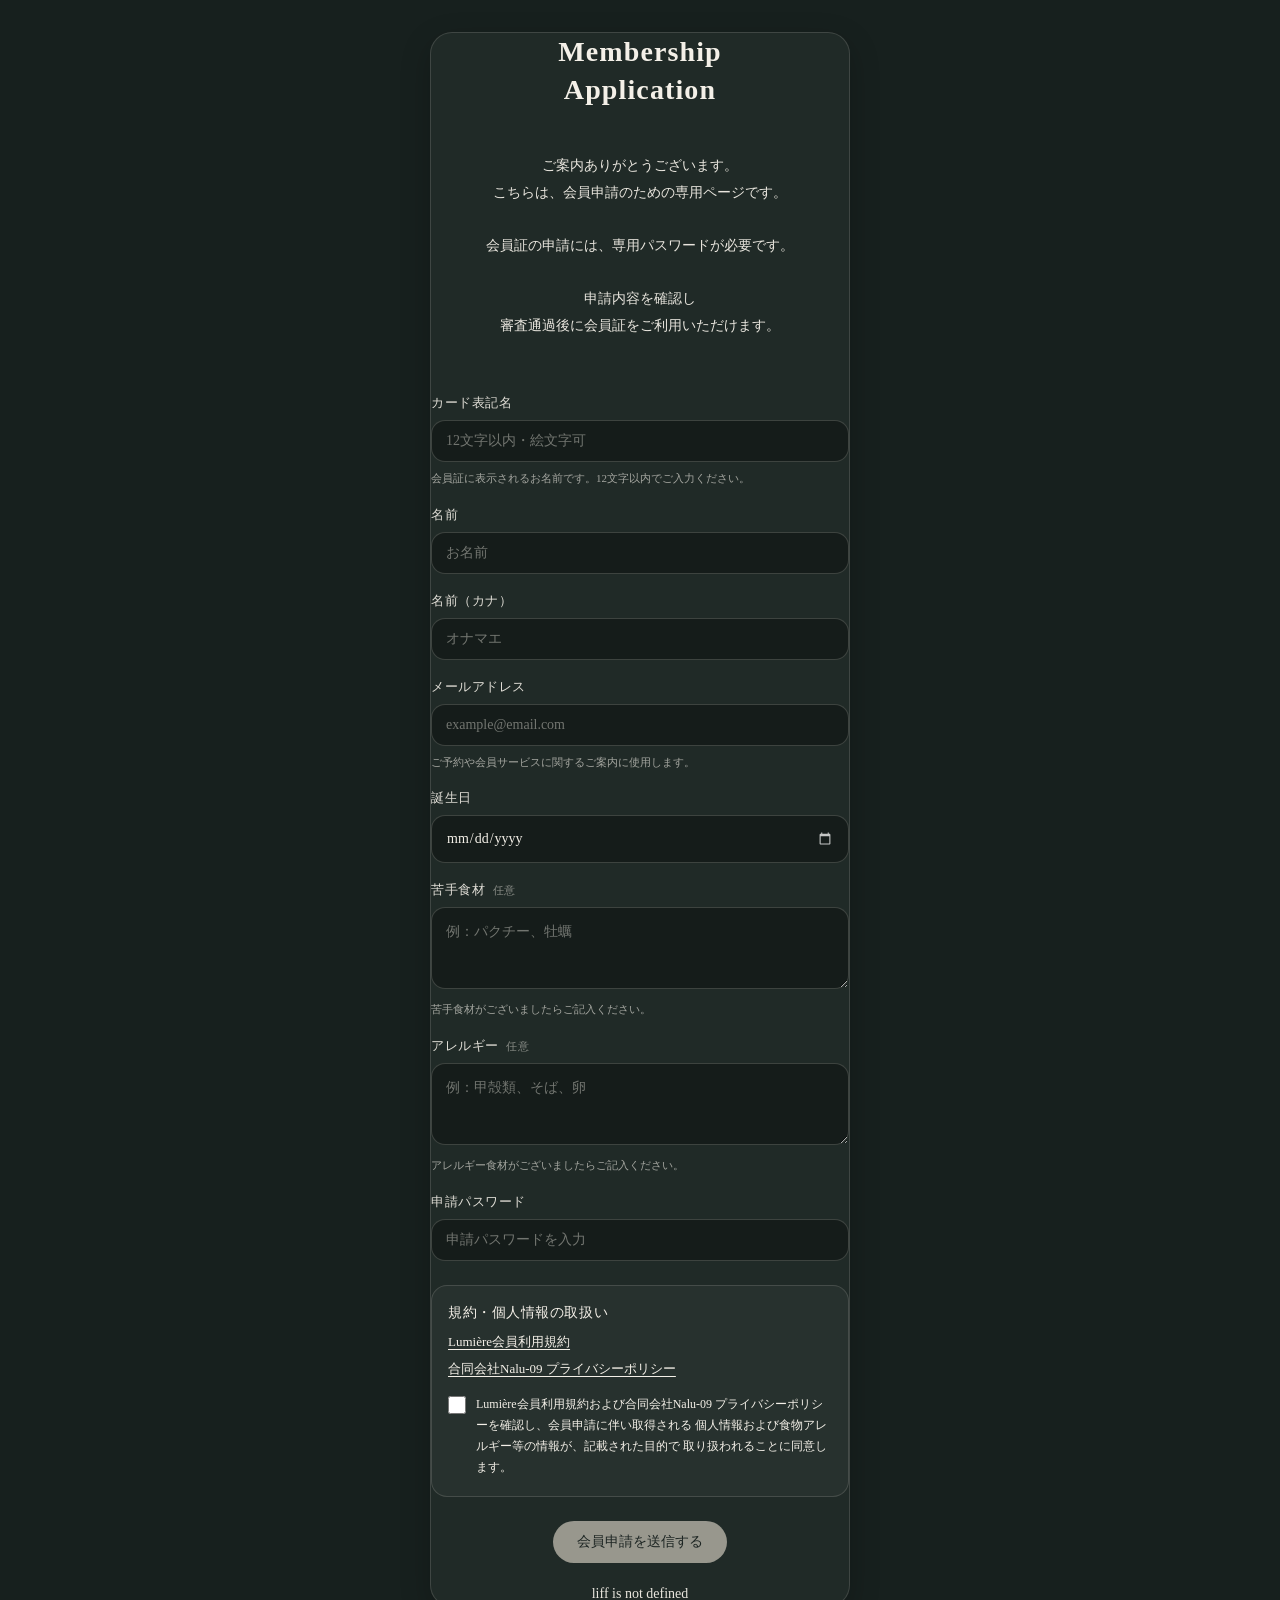
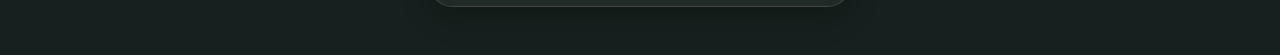
<file: apply.html>
<!doctype html>
<html lang="ja">
<head>
  <meta charset="utf-8">
  <meta name="viewport" content="width=device-width, initial-scale=1">
  <title>Nalu Member Application</title>
  <script src="https://static.line-scdn.net/liff/edge/2/sdk.js"></script>
  <style>
  body {
  margin: 0;
  background: #17201E;
  color: #F4F0E8;
  font-family: "Times New Roman", serif;
  text-align: center;
  padding: 32px 16px 48px;
}

.wrap {
  width: min(92vw, 420px);
  margin: 0 auto;
}

.box,
.card,
.form-card,
.member-card {
  background: #202A27;
  border: 1px solid rgba(244, 240, 232, .14);
  color: #F4F0E8;
  border-radius: 22px;
  box-shadow: 0 10px 30px rgba(0, 0, 0, .22);
}

.title {
  font-size: 28px;
  margin: 0 0 18px;
  letter-spacing: .04em;
  line-height: 1.35;
}

.text {
  font-size: 14px;
  line-height: 1.9;
  opacity: .95;
  white-space: pre-wrap;
  margin: 0 0 28px;
}

.field {
  margin: 0 0 18px;
  text-align: left;
}

.field label {
  display: block;
  font-size: 13px;
  margin: 0 0 8px;
  opacity: .9;
  letter-spacing: .04em;
}

.field input,
.field textarea {
  width: 100%;
  box-sizing: border-box;
  background: #151C1A;
  color: #F4F0E8;
  border: 1px solid rgba(244, 240, 232, .18);
  border-radius: 14px;
  padding: 12px 14px;
  font-size: 14px;
  font-family: "Times New Roman", "Yu Mincho", "Hiragino Mincho ProN", serif;
  outline: none;
}

.field textarea {
  min-height: 82px;
  resize: vertical;
  line-height: 1.7;
}

.field input::placeholder,
.field textarea::placeholder {
  color: rgba(244, 240, 232, .42);
}

.note {
  margin: 7px 0 0;
  font-size: 11px;
  line-height: 1.7;
  color: rgba(244, 240, 232, .62);
}

.optional {
  font-size: 11px;
  color: rgba(244, 240, 232, .55);
  margin-left: 4px;
}

.button {
  display: inline-block;
  background: #E8E0D2;
  color: #1A211F;
  border: none;
  border-radius: 999px;
  padding: 12px 24px;
  font-size: 14px;
  font-family: "Times New Roman", "Yu Mincho", "Hiragino Mincho ProN", serif;
  cursor: pointer;
  margin-top: 6px;
}

.button:disabled {
  opacity: .6;
  cursor: not-allowed;
}

.status {
  margin-top: 18px;
  font-size: 14px;
  line-height: 1.8;
  white-space: pre-wrap;
  opacity: .95;
}

.field input[type="date"] {
  width: 100%;
  box-sizing: border-box;
  min-height: 48px;
  appearance: none;
  -webkit-appearance: none;
  border-radius: 14px;
  padding: 12px 14px;
  background: #151C1A;
  color: #F4F0E8;
  border: 1px solid rgba(244, 240, 232, .18);
}

.field input[type="date"]::-webkit-date-and-time-value {
  text-align: left;
}

.field input[type="date"]::-webkit-calendar-picker-indicator {
  filter: invert(1);
  opacity: .75;
}

.consent-box {
  margin: 24px 0 18px;
  padding: 18px 16px;
  text-align: left;
  background: rgba(244, 240, 232, .035);
  border: 1px solid rgba(244, 240, 232, .14);
  border-radius: 16px;
}

.consent-title {
  margin: 0 0 10px;
  font-size: 14px;
  letter-spacing: .04em;
}

.policy-links {
  margin: 0 0 14px;
  padding: 0;
  list-style: none;
}

.policy-links li {
  margin: 7px 0;
  font-size: 13px;
  line-height: 1.6;
}

.policy-links a {
  color: #F4F0E8;
  text-decoration: underline;
  text-underline-offset: 3px;
}

.consent-label {
  display: flex;
  align-items: flex-start;
  gap: 10px;
  font-size: 12px;
  line-height: 1.75;
  cursor: pointer;
}

.consent-label input {
  width: 18px;
  height: 18px;
  margin: 2px 0 0;
  flex: 0 0 auto;
  accent-color: #E8E0D2;
}

  </style>
</head>
<body>
  <div class="wrap">
    <div class="box">
      <h1 class="title">Membership<br>Application</h1>

      <p class="text" id="introText">
ご案内ありがとうございます。
こちらは、会員申請のための専用ページです。

会員証の申請には、専用パスワードが必要です。

申請内容を確認し
審査通過後に会員証をご利用いただけます。
      </p>

      <div class="field">
        <label for="cardName">カード表記名</label>
        <input
          id="cardName"
          name="cardName"
          type="text"
          maxlength="12"
          placeholder="12文字以内・絵文字可"
          required
        >
        <p class="note">会員証に表示されるお名前です。12文字以内でご入力ください。</p>
      </div>

      <div class="field">
        <label for="realName">名前</label>
        <input
          id="realName"
          name="realName"
          type="text"
          placeholder="お名前"
          required
        >
      </div>

      <div class="field">
        <label for="nameKana">名前（カナ）</label>
        <input
          id="nameKana"
          name="nameKana"
          type="text"
          placeholder="オナマエ"
          required
        >
      </div>

      <div class="field">
  <label for="email">メールアドレス</label>
  <input
    id="email"
    name="email"
    type="email"
    inputmode="email"
    autocomplete="email"
    placeholder="example@email.com"
    required
  >
  <p class="note">
    ご予約や会員サービスに関するご案内に使用します。
  </p>
</div>

      <div class="field">
        <label for="birthday">誕生日</label>
        <input
          id="birthday"
          name="birthday"
          type="date"
          required
        >
      </div>

      <div class="field">
        <label for="dislikedFoods">苦手食材 <span class="optional">任意</span></label>
        <textarea
          id="dislikedFoods"
          name="dislikedFoods"
          placeholder="例：パクチー、牡蠣"
        ></textarea>
        <p class="note">苦手食材がございましたらご記入ください。</p>
      </div>

      <div class="field">
        <label for="allergy">アレルギー <span class="optional">任意</span></label>
        <textarea
          id="allergy"
          name="allergy"
          placeholder="例：甲殻類、そば、卵"
        ></textarea>
        <p class="note">アレルギー食材がございましたらご記入ください。</p>
      </div>

      <div class="field" id="passwordField">
        <label for="applicationPassword">申請パスワード</label>
        <input
          type="password"
          id="applicationPassword"
          placeholder="申請パスワードを入力"
          autocomplete="off"
        >
      </div>

      <div class="consent-box">
        <p class="consent-title">規約・個人情報の取扱い</p>

        <ul class="policy-links">
          <li>
            <a
              href="https://sudden-squid-b26.notion.site/Lumi-re-3992665c0f6b80daba45f426a812f1a5?source=copy_link"
              target="_blank"
              rel="noopener noreferrer"
            >Lumière会員利用規約</a>
          </li>
          <li>
            <a
              href="https://sudden-squid-b26.notion.site/Nalu-09-3992665c0f6b803baddfc14da896d526?source=copy_link"
              target="_blank"
              rel="noopener noreferrer"
            >合同会社Nalu-09 プライバシーポリシー</a>
          </li>
        </ul>

        <label class="consent-label" for="termsConsent">
          <input
            id="termsConsent"
            name="termsConsent"
            type="checkbox"
          >
          <span>
            Lumière会員利用規約および合同会社Nalu-09
            プライバシーポリシーを確認し、会員申請に伴い取得される
            個人情報および食物アレルギー等の情報が、記載された目的で
            取り扱われることに同意します。
          </span>
        </label>
      </div>

      <button id="applyBtn" class="button">会員申請を送信する</button>
      <div id="status" class="status"></div>
    </div>
  </div>

  <script>
    const LIFF_ID = "2007730715-0wmIs1fy";
    const API_URL = "https://script.google.com/macros/s/AKfycbzuXAKRg9B5AuPOi2ppj9VuaN8qM01vzLlLnIBFjWiNnjKh7rxzmB_BEG2-U0qAMmM8/exec";

    let currentProfile = null;
    let masterAuthorized = false;

    const masterKeyFromHash = new URLSearchParams(
      window.location.hash.replace(/^#/, '')
    ).get('master') || '';

    // LINEログイン前にキーを一時保存
    if (masterKeyFromHash) {
      sessionStorage.setItem(
        'lumiereMasterPendingKey',
        masterKeyFromHash
      );
    }

    const masterApplicationKey =
      masterKeyFromHash ||
      sessionStorage.getItem(
        'lumiereMasterPendingKey'
      ) || '';

    async function verifyMasterAccess() {
      if (!masterApplicationKey) return;

      const body = new URLSearchParams({
        action: 'verifyMasterApplicationKey',
        masterApplicationKey
      });

      const response = await fetch(API_URL, {
        method: 'POST',
        body
      });

      const data = await response.json();

      if (!data.ok || !data.masterAuthorized) {
        throw new Error(
          'マスター専用URLを確認できませんでした。通常URLからお申し込みください。'
        );
      }

      masterAuthorized = true;

      document.getElementById(
        'passwordField'
      ).style.display = 'none';

      document.getElementById(
        'introText'
      ).textContent =
        'ご案内ありがとうございます。\n' +
        'こちらは会員申請の専用ページです。\n\n' +
        'マスター専用URLからの申請のため、パスワード入力は不要です。\n\n' +
        '申請内容を確認し、審査通過後に会員証をご利用いただけます。';

      sessionStorage.removeItem(
        'lumiereMasterPendingKey'
      );
    }

    async function initLiff() {
      const status = document.getElementById("status");

      try {
        status.textContent = "LIFF初期化中...";
        await liff.init({ liffId: LIFF_ID });

        if (!liff.isLoggedIn()) {
          status.textContent = "LINEログイン中...";
          liff.login({
            redirectUri: window.location.href
          });
          return;
        }

        currentProfile = await liff.getProfile();

        await verifyMasterAccess();

        status.textContent = "";
      } catch (e) {
        status.textContent = e && e.message
          ? e.message
          : "ページを開けませんでした。\n時間をおいて再度お試しください。";

        document.getElementById(
          "applyBtn"
        ).disabled = true;
      }
    }

    function getValue(id) {
      return document.getElementById(
        id
      ).value.trim();
    }

    function validateForm() {
      const cardName = getValue("cardName");
      const realName = getValue("realName");
      const nameKana = getValue("nameKana");
      const email = getValue("email");
      const birthday = getValue("birthday");
      const applicationPassword =
        getValue("applicationPassword");

      const termsConsent =
        document.getElementById(
          "termsConsent"
        ).checked;

      if (!cardName) {
        return "カード表記名をご入力ください。";
      }

      if ([...cardName].length > 12) {
        return "カード表記名は12文字以内でご入力ください。";
      }

      if (!realName) {
        return "名前をご入力ください。";
      }

      if (!nameKana) {
        return "名前（カナ）をご入力ください。";
      }

      if (!email) {
        return "メールアドレスをご入力ください。";
      }

      const emailPattern =
        /^[^\s@]+@[^\s@]+\.[^\s@]+$/;

      if (!emailPattern.test(email)) {
        return "メールアドレスの形式をご確認ください。";
      }

      if (!birthday) {
        return "誕生日をご入力ください。";
      }

      if (
        !masterAuthorized &&
        !applicationPassword
      ) {
        return "申請パスワードをご入力ください。";
      }

      if (!termsConsent) {
        return "会員利用規約およびプライバシーポリシーをご確認のうえ、同意欄にチェックを入れてください。";
      }

      return "";
    }

    async function submitApplication() {
      const btn =
        document.getElementById("applyBtn");

      const status =
        document.getElementById("status");

      const passwordInput =
        document.getElementById(
          "applicationPassword"
        );

      if (!currentProfile) {
        status.textContent =
          "プロフィールを取得できていません。";
        return;
      }

      const errorMessage = validateForm();

      if (errorMessage) {
        status.textContent = errorMessage;
        return;
      }

      const cardName = getValue("cardName");
      const realName = getValue("realName");
      const nameKana = getValue("nameKana");
      const email = getValue("email");
      const birthday = getValue("birthday");
      const dislikedFoods = getValue("dislikedFoods");
      const allergy = getValue("allergy");

      const applicationPassword =
        getValue("applicationPassword");

      try {
        btn.disabled = true;
        btn.textContent = "送信中...";
        status.textContent = "";

        const body = new URLSearchParams({
          action: "submitApplication",
          lineUserId: currentProfile.userId,
          displayName: currentProfile.displayName || "",

          applicationPassword:
            masterAuthorized
              ? ''
              : applicationPassword,

          masterApplicationKey:
            masterAuthorized
              ? masterApplicationKey
              : '',

          cardName: cardName,
          realName: realName,
          nameKana: nameKana,
          email: email,
          birthday: birthday,
          dislikedFoods: dislikedFoods,
          allergy: allergy,

          termsConsent:
            document.getElementById(
              "termsConsent"
            ).checked
        });

        const res = await fetch(API_URL, {
          method: "POST",
          body: body
        });

        const data = await res.json();

        if (!data.ok) {
          if (data.message === "already_applied") {
            status.textContent =
              "このLINEアカウントは\n" +
              "すでに申請済みまたは承認済みです。\n" +
              "ご案内をお待ちください。";

            btn.style.display = "none";
            passwordInput.disabled = true;
            return;
          }

          if (
            data.message ===
            "invalid_master_key"
          ) {
            status.textContent =
              "マスター専用URLの認証に失敗しました。";
            btn.disabled = true;
            return;
          }

          if (data.message === "invalid_password") {
            status.textContent =
              "申請パスワードが正しくありません。\n" +
              "ご確認のうえ、再度お試しください。";

            btn.disabled = false;
            btn.textContent =
              "会員申請を送信する";
            return;
          }

          if (
            data.message ===
            "missing_required_fields"
          ) {
            status.textContent =
              "未入力の必須項目があります。\n" +
              "内容をご確認ください。";

            btn.disabled = false;
            btn.textContent =
              "会員申請を送信する";
            return;
          }

          if (data.message === "invalid_email") {
            status.textContent =
              "メールアドレスの形式をご確認ください。";

            btn.disabled = false;
            btn.textContent =
              "会員申請を送信する";
            return;
          }

          if (data.message === "invalid_birthday") {
            status.textContent =
              "誕生日の入力内容をご確認ください。";

            btn.disabled = false;
            btn.textContent =
              "会員申請を送信する";
            return;
          }

          if (
            data.message ===
            "terms_consent_required"
          ) {
            status.textContent =
              "会員利用規約およびプライバシーポリシーをご確認のうえ、" +
              "同意欄にチェックを入れてください。";

            btn.disabled = false;
            btn.textContent =
              "会員申請を送信する";
            return;
          }

          status.textContent =
            "申請を受け付けできませんでした。\n" +
            "エラー：" +
            (data.message || "unknown_error");

          btn.disabled = false;
          btn.textContent =
            "会員申請を送信する";
          return;
        }

        status.textContent =
          "会員申請を受け付けました。\n" +
          "内容を確認のうえ、承認後にご利用いただけます。\n" +
          "しばらくお待ちください。";

        btn.style.display = "none";

        document.getElementById(
          "cardName"
        ).disabled = true;

        document.getElementById(
          "realName"
        ).disabled = true;

        document.getElementById(
          "nameKana"
        ).disabled = true;

        document.getElementById(
          "email"
        ).disabled = true;

        document.getElementById(
          "birthday"
        ).disabled = true;

        document.getElementById(
          "dislikedFoods"
        ).disabled = true;

        document.getElementById(
          "allergy"
        ).disabled = true;

        document.getElementById(
          "termsConsent"
        ).disabled = true;

        passwordInput.disabled = true;

      } catch (e) {
        status.textContent =
          "申請を受け付けできませんでした。\n" +
          "通信エラー：" +
          (
            e && e.message
              ? e.message
              : String(e)
          );

        btn.disabled = false;
        btn.textContent =
          "会員申請を送信する";
      }
    }

    document.getElementById(
      "applyBtn"
    ).addEventListener(
      "click",
      submitApplication
    );

    initLiff();
  </script>
</body>
</html>
</file>
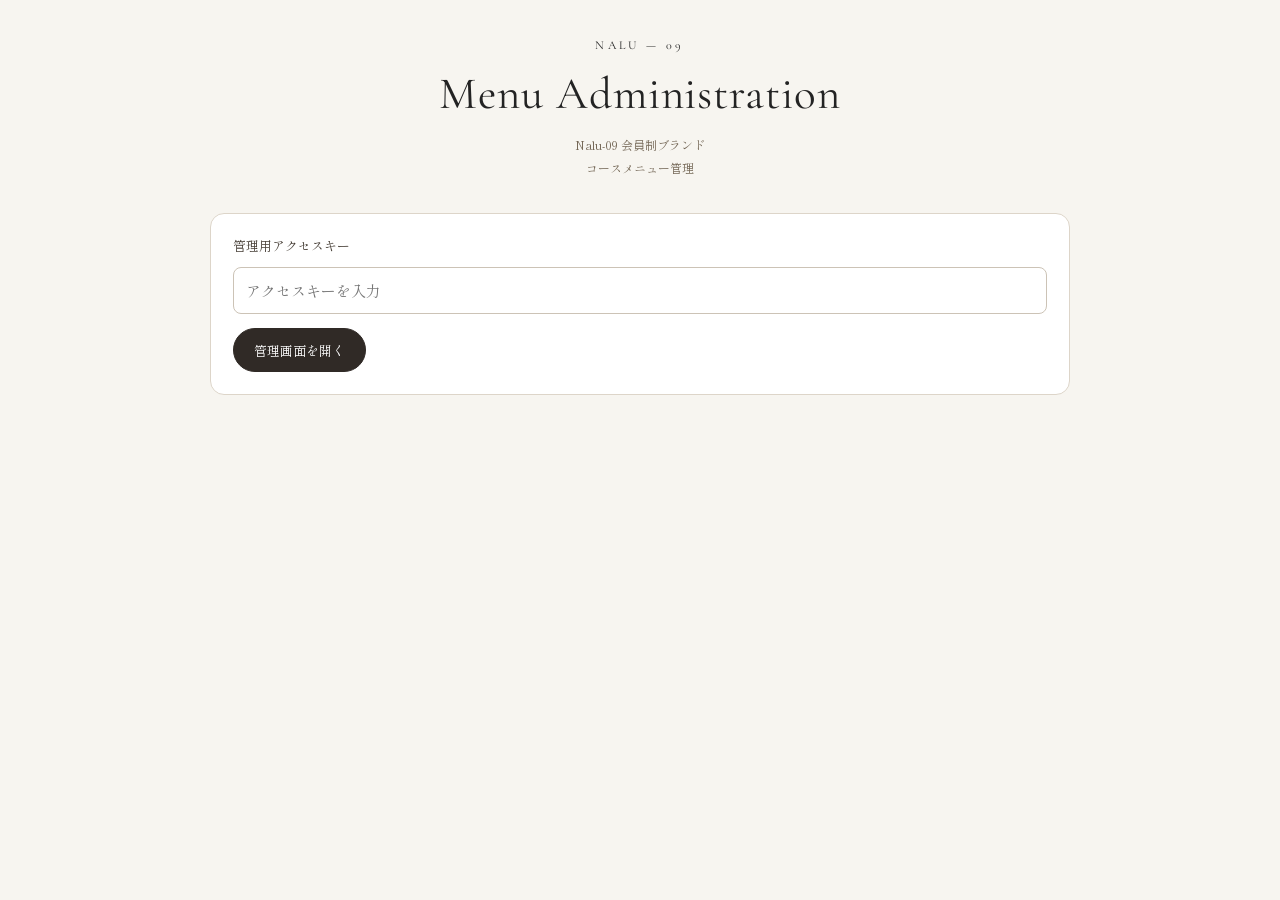
<file: menu/admim.html>
<!DOCTYPE html>

<!-- GitHub Pages redeploy -->

<html lang="ja">
<head>
  <meta charset="UTF-8">
  <meta
    name="viewport"
    content="width=device-width, initial-scale=1"
  >

  <title>Nalu-09 | Menu Administration</title>

  <!-- GitHub Pages用のCSS -->
  <link rel="stylesheet" href="./style.css">

  <!-- Google Fonts -->
  <link rel="preconnect"
        href="https://fonts.googleapis.com">
  <link rel="preconnect"
        href="https://fonts.gstatic.com"
        crossorigin>
  <link
    href="https://fonts.googleapis.com/css2?family=Cormorant+Garamond:wght@400;500&family=Shippori+Mincho:wght@400;500&family=Zen+Old+Mincho:wght@400;500&display=swap"
    rel="stylesheet"
  >

  <!-- GitHub PagesからGASへの通信 -->
  <script src="./api.js"></script>

  <style>
    body {
      background: #F7F5F0 !important;
      color: #302A26 !important;
      font-family:
        "Shippori Mincho",
        "Hiragino Mincho ProN",
        serif;
    }

    .admin {
      max-width: 900px;
      margin: 0 auto;
      padding: 36px 20px 80px;
      text-align: left;
    }

    .admin-header {
      text-align: center;
      margin-bottom: 34px;
    }

    .admin-header h1 {
      font-family:
        "Cormorant Garamond",
        Georgia,
        serif;
      font-size: clamp(34px, 7vw, 45px);
      font-weight: 400;
      margin: 14px 0;
    }

    .admin-description {
      font-size: 12px;
      line-height: 1.9;
      color: #746756;
    }

    .admin-card {
      background: #FFFFFF;
      border: 1px solid #DDD5C9;
      border-radius: 14px;
      padding: 22px;
      margin-bottom: 20px;
    }

    .admin label {
      display: block;
      font-size: 13px;
      color: #453D35;
      margin-bottom: 12px;
    }

    .admin input,
    .admin select,
    .admin textarea {
      display: block;
      width: 100%;
      min-width: 0;
      box-sizing: border-box;
      margin-top: 8px;
      padding: 12px;
      background: #FFFFFF;
      color: #302A26;
      border: 1px solid #CCC3B6;
      border-radius: 8px;
      font-size: 15px;
      font-family:
        "Shippori Mincho",
        serif;
    }

    .admin textarea {
      resize: vertical;
      min-height: 100px;
      line-height: 1.8;
      white-space: pre-wrap;
    }

    .admin button {
      min-height: 44px;
      border: 1px solid #302A26;
      border-radius: 999px;
      background: #302A26;
      color: #FFFFFF;
      font-size: 13px;
      cursor: pointer;
      padding: 11px 20px;
    }

    .admin button:disabled {
      opacity: .45;
      cursor: not-allowed;
    }

    .admin .btn-secondary {
      background: transparent;
      color: #302A26;
    }

    .admin .btn-danger {
      background: transparent;
      color: #9D4B4B;
      border-color: #B98787;
    }

    .admin .actions {
      display: flex;
      flex-wrap: wrap;
      gap: 10px;
      margin-top: 14px;
    }

    .admin-controls {
      display: grid;
      grid-template-columns: 1fr;
      gap: 14px;
      margin-bottom: 22px;
    }

    .admin-row {
      background: #FFFFFF;
      border: 1px solid #DDD5C9;
      border-radius: 14px;
      padding: 20px;
      margin: 16px 0;
    }

    .admin-row .cols {
      display: grid;
      grid-template-columns: 80px 1fr 1fr;
      gap: 12px;
    }

    .admin-row-title {
      color: #A18D70;
      font-family:
        "Cormorant Garamond",
        Georgia,
        serif;
      font-size: 21px;
      margin-bottom: 18px;
    }

    .admin-message {
      white-space: pre-wrap;
      font-size: 13px;
      line-height: 1.8;
      margin-top: 18px;
      color: #746756;
    }

    .admin-message.error {
      color: #A83232;
    }

    .admin-message.success {
      color: #326645;
    }

    [hidden] {
      display: none !important;
    }

    @media (max-width: 640px) {
      .admin {
        padding: 24px 15px 60px;
      }

      .admin-card,
      .admin-row {
        padding: 16px;
      }

      .admin-row .cols {
        grid-template-columns: 1fr;
        gap: 2px;
      }

      .admin .actions button {
        flex: 1;
      }
    }
  </style>
</head>

<body>

  <main class="admin">

    <header class="admin-header">
      <div class="eyebrow">NALU — 09</div>

      <h1>Menu Administration</h1>

      <p class="admin-description">
        Nalu-09 会員制ブランド<br>
        コースメニュー管理
      </p>
    </header>

    <!-- 管理者認証 -->
    <section id="login" class="admin-card">

      <label for="key">
        管理用アクセスキー
      </label>

      <input
        id="key"
        type="password"
        autocomplete="off"
        placeholder="アクセスキーを入力"
      >

      <div class="actions">
        <button
          type="button"
          id="loginButton"
          onclick="loadMenuAdmin()"
        >
          管理画面を開く
        </button>
      </div>

    </section>

    <!-- メニュー管理 -->
    <section id="panel" hidden>

      <div class="admin-card">

        <div class="admin-controls">

          <label for="brand">
            ブランド名称

            <select
              id="brand"
              onchange="renderMenuAdmin()"
            ></select>
          </label>

        </div>

        <p class="admin-description">
          カテゴリーとNalu-09の名称は、
          Lumière Masterの設定から取得します。<br>
          「料理名を記載」を選択した場合、
          会員向け画面には料理名のみ表示します。
        </p>

        <div class="actions">

          <button
            type="button"
            class="btn-secondary"
            onclick="addMenuDish()"
          >
            ＋ 料理を追加
          </button>

          <button
            type="button"
            class="save-action"
            onclick="saveMenuAdmin()"
          >
            変更を保存する
          </button>

        </div>
      </div>

      <div id="rows"></div>

      <div class="actions">

        <button
          type="button"
          class="save-action"
          onclick="saveMenuAdmin()"
        >
          このブランドを保存
        </button>

      </div>

    </section>

    <p
      id="status"
      class="admin-message"
      role="status"
      aria-live="polite"
    ></p>

  </main>

  <script>
    "use strict";

    let menuAdminData = null;
    let menuAdminKey = "";
    let menuAdminBusy = false;

    const brandSelect =
      document.getElementById("brand");

    const rowsArea =
      document.getElementById("rows");

    const statusArea =
      document.getElementById("status");

    // --------------------------------------
    // メッセージ表示
    // --------------------------------------

    function menuAdminStatus(
      message,
      type = ""
    ) {
      statusArea.textContent =
        message || "";

      statusArea.className =
        "admin-message" +
        (type ? " " + type : "");
    }

    // --------------------------------------
    // 処理中の操作を防ぐ
    // --------------------------------------

    function setMenuAdminBusy(busy) {
      menuAdminBusy = busy;

      document.querySelectorAll(
        "button, #brand"
      ).forEach(element => {
        element.disabled = busy;
      });
    }

    // --------------------------------------
    // 管理画面データ取得
    // --------------------------------------

    async function loadMenuAdmin() {
      if (menuAdminBusy) return;

      const keyInput =
        document.getElementById("key");

      const key = keyInput.value.trim();

      if (!key) {
        menuAdminStatus(
          "管理用アクセスキーを入力してください。",
          "error"
        );
        return;
      }

      if (
        typeof NaluMenuAPI === "undefined"
      ) {
        menuAdminStatus(
          "api.jsを読み込めませんでした。",
          "error"
        );
        return;
      }

      setMenuAdminBusy(true);

      menuAdminStatus(
        "メニュー情報を読み込んでいます…"
      );

      try {
        // 第1引数は既存APIで管理認証に
        // 使用していないため空文字を渡す。
        // 実際の管理認証はGAS側で実施。
        const data =
          await NaluMenuAPI.getAdminData(
            "",
            key
          );

        if (
          !data ||
          !Array.isArray(data.brands) ||
          !Array.isArray(data.dishes)
        ) {
          throw new Error(
            "メニューデータの形式が不正です。"
          );
        }

        menuAdminData = data;
        menuAdminKey = key;

        keyInput.value = "";

        brandSelect.replaceChildren();

        for (const brand of data.brands) {
          const option =
            document.createElement("option");

          option.value = brand.name;
          option.textContent = brand.name;

          brandSelect.appendChild(option);
        }

        document.getElementById(
          "login"
        ).hidden = true;

        document.getElementById(
          "panel"
        ).hidden = false;

        renderMenuAdmin();

        menuAdminStatus("");

      } catch (error) {
        menuAdminStatus(
          "読み込みに失敗しました。\n" +
          (error.message || String(error)),
          "error"
        );

      } finally {
        setMenuAdminBusy(false);
      }
    }

    // --------------------------------------
    // プルダウン
    // --------------------------------------

    function makeMenuSelect(
      items,
      selectedValue
    ) {
      const select =
        document.createElement("select");

      const values = [
        ...new Set([
          "",
          ...(Array.isArray(items)
            ? items
            : []),
          selectedValue || ""
        ])
      ];

      for (const value of values) {
        const option =
          document.createElement("option");

        option.value = value;
        option.textContent =
          value || "選択してください";

        select.appendChild(option);
      }

      select.value =
        selectedValue || "";

      return select;
    }

    function makeMenuField(
      labelText,
      element
    ) {
      const label =
        document.createElement("label");

      label.append(
        document.createTextNode(labelText)
      );

      label.append(element);

      return label;
    }

    // --------------------------------------
    // ブランド別の料理表示
    // --------------------------------------

    function renderMenuAdmin() {
      if (!menuAdminData) return;

      rowsArea.replaceChildren();

      const selectedBrand =
        brandSelect.value;

      const dishes =
        menuAdminData.dishes
          .filter(
            dish =>
              dish.brand === selectedBrand
          )
          .sort(
            (a, b) =>
              Number(a.order) -
              Number(b.order)
          );

      dishes.forEach(
        dish => createMenuDishRow(dish)
      );

      renumberMenuDishes();

      if (!dishes.length) {
        menuAdminStatus(
          "このブランドにはまだ料理が登録されていません。"
        );
      } else {
        menuAdminStatus("");
      }
    }

    // --------------------------------------
    // 料理編集行
    // --------------------------------------

    function createMenuDishRow(data) {
      const box =
        document.createElement("section");

      box.className = "admin-row";

      const heading =
        document.createElement("div");

      heading.className =
        "admin-row-title";

      const cols =
        document.createElement("div");

      cols.className = "cols";

      // 表示順
      const order =
        document.createElement("input");

      order.type = "number";
      order.min = "1";
      order.className = "order";
      order.value = data.order || 1;

      // カテゴリー
      const category =
        makeMenuSelect(
          menuAdminData.options?.categories ||
            [],
          data.category || ""
        );

      category.className =
        "category-field";

      // Nalu-09名称
      const naluName =
        makeMenuSelect(
          menuAdminData.options?.naluNames ||
            [],
          data.naluName ||
            "料理名を記載"
        );

      naluName.className =
        "nalu-field";

      cols.append(
        makeMenuField(
          "表示順",
          order
        ),
        makeMenuField(
          "カテゴリー",
          category
        ),
        makeMenuField(
          "Nalu-09の名称",
          naluName
        )
      );

      // 料理名
      const dishName =
        document.createElement(
          "textarea"
        );

      dishName.className =
        "name-field";

      dishName.rows = 4;
      dishName.value = data.name || "";

      const actions =
        document.createElement("div");

      actions.className = "actions";

      // 上に移動
      const up =
        document.createElement("button");

      up.type = "button";
      up.className = "btn-secondary";
      up.textContent = "↑ 上へ";

      up.addEventListener(
        "click",
        () => {
          const prev =
            box.previousElementSibling;

          if (prev) {
            rowsArea.insertBefore(
              box,
              prev
            );
            renumberMenuDishes();
          }
        }
      );

      // 下に移動
      const down =
        document.createElement("button");

      down.type = "button";
      down.className = "btn-secondary";
      down.textContent = "↓ 下へ";

      down.addEventListener(
        "click",
        () => {
          const next =
            box.nextElementSibling;

          if (next) {
            rowsArea.insertBefore(
              next,
              box
            );
            renumberMenuDishes();
          }
        }
      );

      // 削除
      const remove =
        document.createElement("button");

      remove.type = "button";
      remove.className = "btn-danger";
      remove.textContent = "削除";

      remove.addEventListener(
        "click",
        () => {
          if (
            !confirm(
              "この料理を編集画面から削除しますか？\n保存するとシートにも反映されます。"
            )
          ) {
            return;
          }

          box.remove();
          renumberMenuDishes();
        }
      );

      actions.append(
        up,
        down,
        remove
      );

      box.append(
        heading,
        cols,
        makeMenuField(
          "料理名（改行対応）",
          dishName
        ),
        actions
      );

      rowsArea.append(box);

      renumberMenuDishes();
    }

    // --------------------------------------
    // 表示順更新
    // --------------------------------------

    function renumberMenuDishes() {
      rowsArea.querySelectorAll(
        ".admin-row"
      ).forEach((row, index) => {

        const order =
          row.querySelector(".order");

        const heading =
          row.querySelector(
            ".admin-row-title"
          );

        if (order) {
          order.value = index + 1;
        }

        if (heading) {
          heading.textContent =
            "Dish " +
            String(index + 1).padStart(
              2,
              "0"
            );
        }
      });
    }

    // --------------------------------------
    // 料理追加
    // --------------------------------------

    function addMenuDish() {
      if (!menuAdminData) return;

      createMenuDishRow({
        order:
          rowsArea.querySelectorAll(
            ".admin-row"
          ).length + 1,

        category: "",
        naluName: "料理名を記載",
        name: ""
      });

      renumberMenuDishes();
    }

    // --------------------------------------
    // 編集中の料理データを収集
    // --------------------------------------

    function collectMenuDishes() {
      return [
        ...rowsArea.querySelectorAll(
          ".admin-row"
        )
      ].map((row, index) => ({
        order: index + 1,

        category:
          row.querySelector(
            ".category-field"
          ).value,

        naluName:
          row.querySelector(
            ".nalu-field"
          ).value,

        name:
          row.querySelector(
            ".name-field"
          ).value
      }));
    }

    // --------------------------------------
    // 保存
    // --------------------------------------

    async function saveMenuAdmin() {
      if (
        menuAdminBusy ||
        !menuAdminData
      ) {
        return;
      }

      const brand =
        brandSelect.value;

      const dishes =
        collectMenuDishes();

      if (
        dishes.some(
          dish => !dish.name.trim()
        )
      ) {
        menuAdminStatus(
          "料理名が未入力の行があります。",
          "error"
        );
        return;
      }

      if (
        dishes.some(
          dish => !dish.category
        )
      ) {
        menuAdminStatus(
          "カテゴリーを選択してください。",
          "error"
        );
        return;
      }

      if (
        !confirm(
          brand +
          " の料理 " +
          dishes.length +
          " 件を保存します。\n\n現在の登録内容が更新されます。よろしいですか？"
        )
      ) {
        return;
      }

      setMenuAdminBusy(true);

      menuAdminStatus(
        "メニューを保存しています…"
      );

      try {
        const result =
          await NaluMenuAPI.saveBrandMenu(
            "",
            menuAdminKey,
            brand,
            dishes
          );

        // 保存後、最新データを再取得
        const updated =
          await NaluMenuAPI.getAdminData(
            "",
            menuAdminKey
          );

        menuAdminData = updated;
        brandSelect.value = brand;

        renderMenuAdmin();

        menuAdminStatus(
          (result.saved ?? dishes.length) +
          "件の料理を保存しました。",
          "success"
        );

      } catch (error) {
        menuAdminStatus(
          "保存できませんでした。\n" +
          (error.message || String(error)),
          "error"
        );

      } finally {
        setMenuAdminBusy(false);
      }
    }

    // --------------------------------------
    // Enterキーでもログイン
    // --------------------------------------

    document.getElementById(
      "key"
    ).addEventListener(
      "keydown",
      event => {
        if (event.key === "Enter") {
          event.preventDefault();
          loadMenuAdmin();
        }
      }
    );

  </script>
</body>
</html>
</file>
<file: menu/style.css>
<style>
@import url('https://fonts.googleapis.com/css2?family=Cormorant+Garamond:wght@400;500&family=Shippori+Mincho:wght@400;500&family=Zen+Old+Mincho:wght@400;500&display=swap');

/* 基本配色：Lumière French */
:root {
  --bg: #F7F5F0;
  --ink: #302A26;
  --gold: #A18D70;
  --secondary: #746756;
  --jp: 'Shippori Mincho', serif;
}

* {
  box-sizing: border-box;
}

html,
body {
  margin: 0;
  min-height: 100%;
  background: var(--bg);
  color: var(--ink);
}

body {
  font-family: var(--jp);
  transition:
    background .25s,
    color .25s;
}

/* メニュー全体 */
main {
  max-width: 620px;
  margin: 0 auto;
  padding: 62px 25px 80px;
  text-align: center;
}

/* Nalu-09表記 */
.eyebrow {
  color: var(--gold);
  font: 400 12px/1.5
    'Cormorant Garamond', serif;
  letter-spacing: .28em;
}

/* ブランド名 */
h1 {
  font: 400 clamp(39px, 8vw, 56px)/1.15
    'Cormorant Garamond', serif;
  letter-spacing: .02em;
  margin: 20px 0 14px;
}

/* MENU */
.subtitle {
  font: 400 15px
    'Cormorant Garamond', serif;
  letter-spacing: .3em;
  color: var(--gold);
}

/* 装飾線 */
.rule {
  height: 1px;
  background: var(--gold);
  width: 42px;
  margin: 24px auto 40px;
  opacity: .8;
}

/* 各料理 */
.dish {
  margin: 0 0 44px;
}

/* カテゴリー：英語 */
.category {
  font: 400 21px/1.4
    'Cormorant Garamond', serif;

  color: var(--gold);
  margin: 0 0 8px;
}

/* Nalu-09独自名称 */
.nalu-name {
  font: 400 14px/1.8 var(--jp);
  color: var(--secondary);
  margin-bottom: 8px;
}

/* 料理名 */
.dish-name {
  white-space: pre-line;

  font: 400 15px/2 var(--jp);
  letter-spacing: .035em;

  overflow-wrap: anywhere;
}

/* 共通入力 */
select,
input,
textarea,
button {
  font: inherit;
}

select,
input,
textarea {
  width: 100%;
  border: 1px solid #bdb7ad;
  border-radius: 7px;
  background: #fff;
  color: #242424;
  padding: 12px;
  margin-top: 7px;
}

button {
  border: 1px solid #a9997b;
  background: #2b2a28;
  color: #fff;
  padding: 12px 18px;
  border-radius: 7px;
  cursor: pointer;
}

button:disabled {
  opacity: .45;
  cursor: default;
}

/* ブランド選択 */
.selector {
  max-width: 350px;
  margin: 10px auto 30px;
}

label {
  display: block;
  text-align: left;
  font-size: 13px;
}

/* メッセージ */
#status {
  font-size: 13px;
  line-height: 1.7;
  margin: 20px auto;
  white-space: pre-line;
}

#status.error {
  color: #c16e54;
}

/* フッター */
footer {
  font: 400 14px
    'Cormorant Garamond', serif;

  letter-spacing: .12em;
  color: var(--gold);
  margin-top: 60px;
}

/* 管理画面 */
.admin {
  max-width: 920px;
  text-align: left;
  padding: 30px 20px 60px;
  color: #232323;
}

.admin h1 {
  font-size: 36px;
}

.admin small {
  color: #555;
}

.admin-controls {
  display: grid;
  grid-template-columns: 1fr 1fr;
  gap: 12px;
  margin: 18px 0;
}

.admin-row {
  border: 1px solid #d4cec3;
  border-radius: 10px;
  padding: 18px;
  margin: 12px 0;
  background: #fff;
}

.admin-row .cols {
  display: grid;
  grid-template-columns: 90px 1fr 1fr;
  gap: 12px;
}

.admin-row label {
  font-size: 12px;
}

.admin-row textarea {
  min-height: 90px;
  resize: vertical;
}

.actions {
  display: flex;
  gap: 8px;
  flex-wrap: wrap;
  margin-top: 12px;
}

.btn-secondary {
  background: #fff;
  color: #302A26;
}

.btn-danger {
  border-color: #af7777;
  color: #913d3d;
  background: #fff;
}

/* スマートフォン */
@media (max-width: 650px) {
  .admin-row .cols {
    grid-template-columns: 1fr;
  }

  .admin-controls {
    grid-template-columns: 1fr;
  }

  main {
    padding-top: 42px;
  }
}

#brand-switcher[hidden] {
  display: none !important;
}
</style>
</file>
